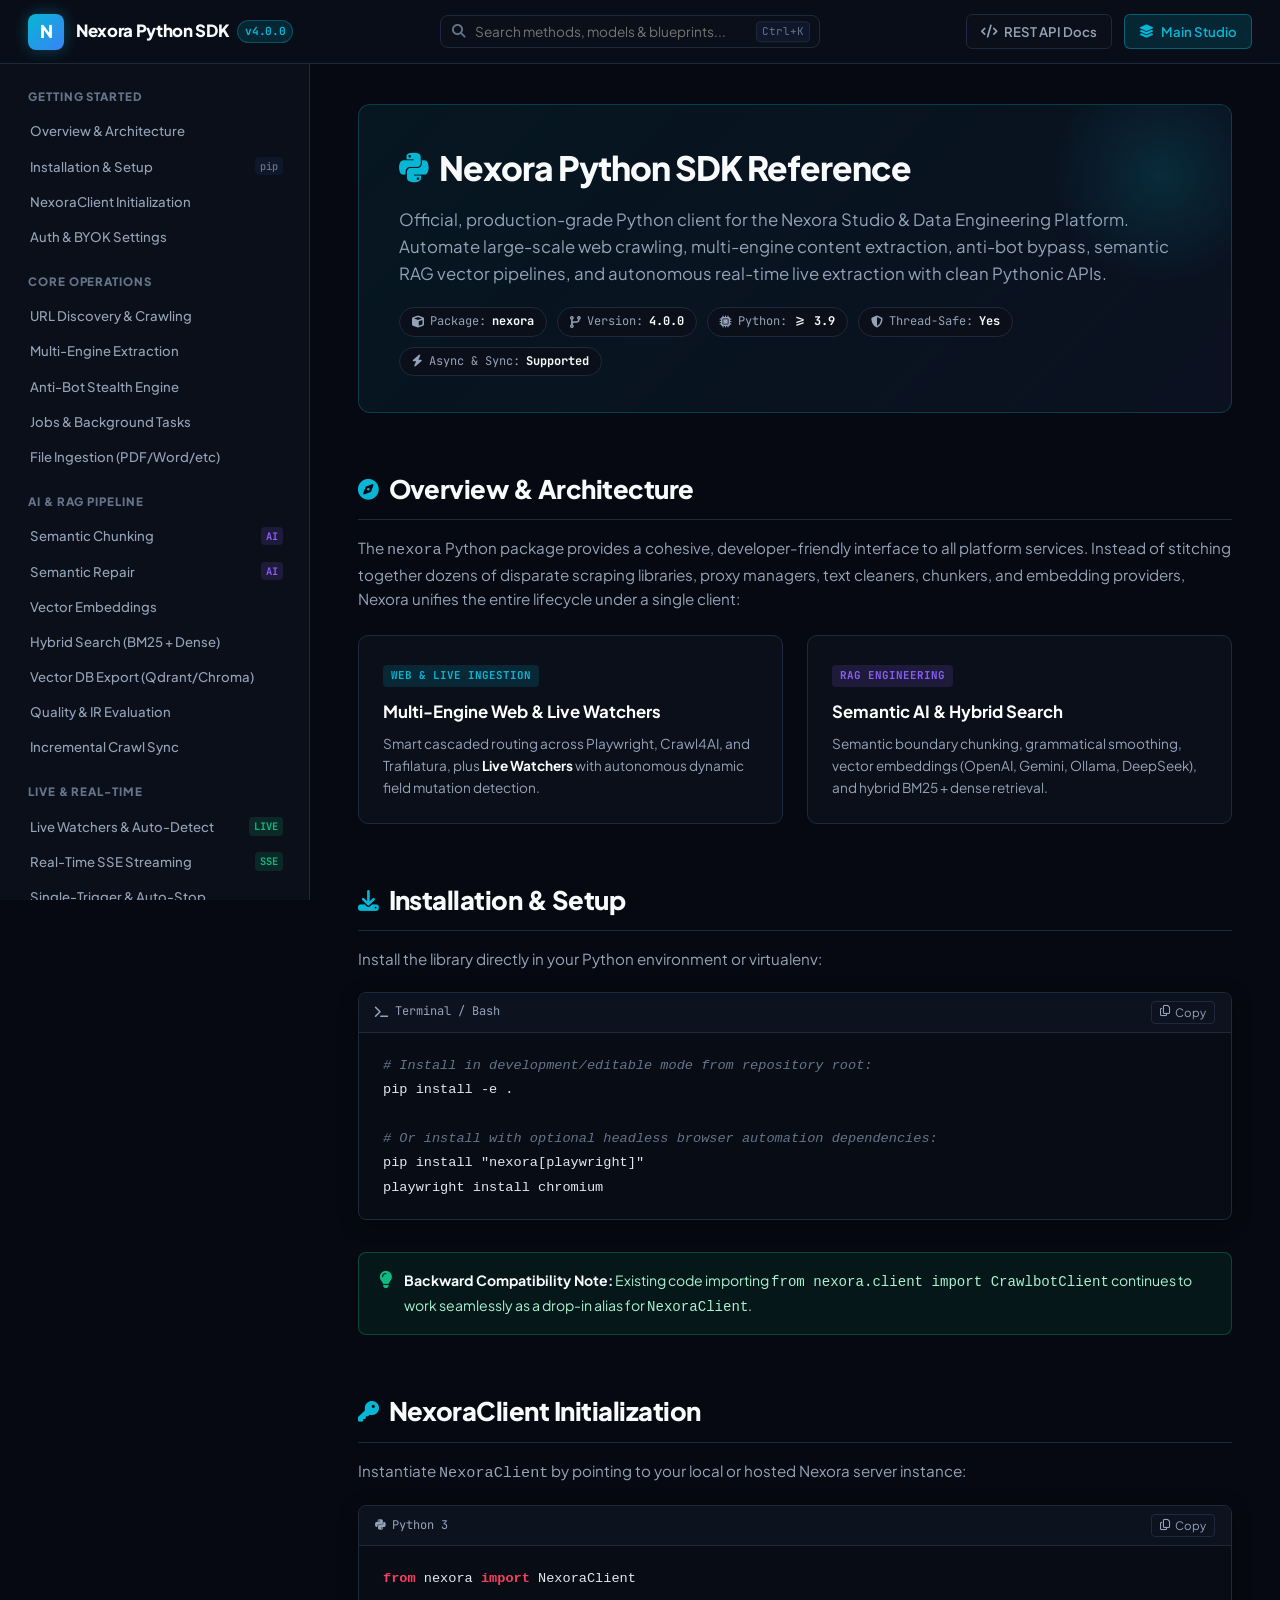
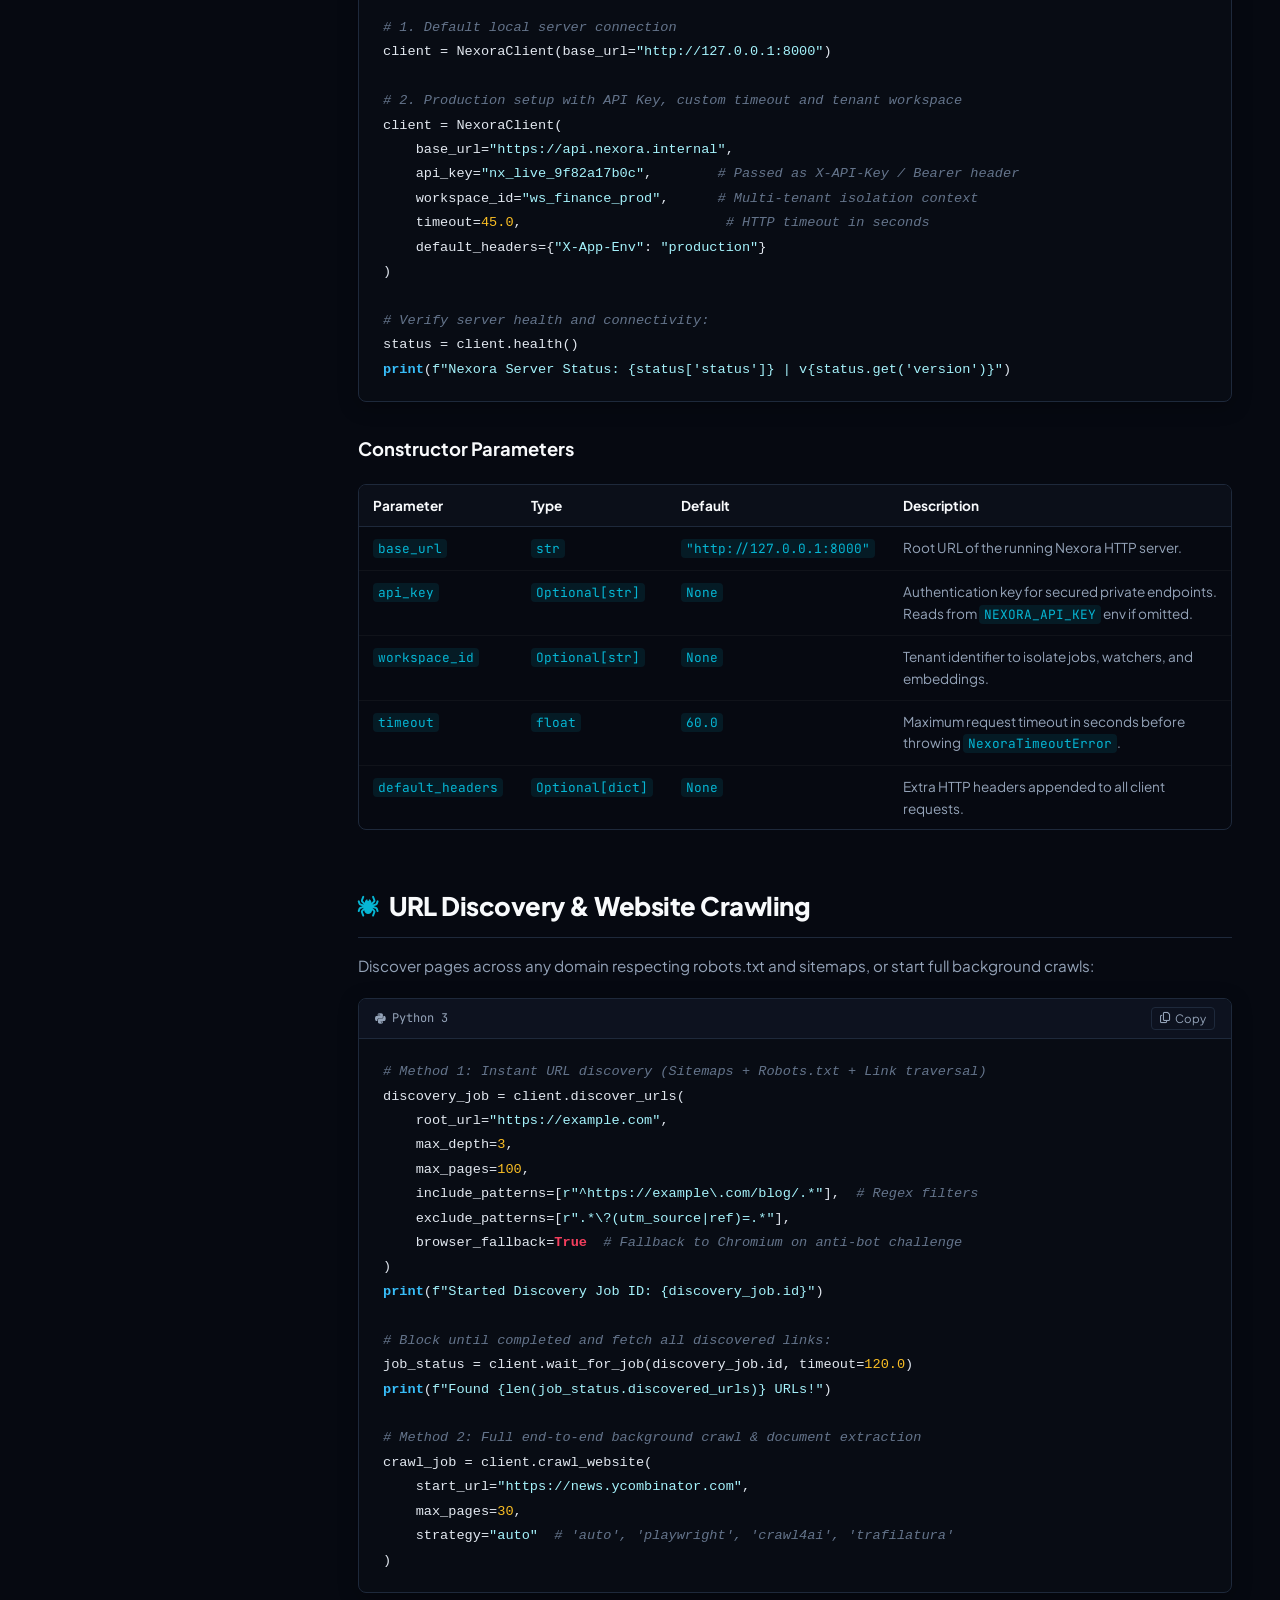
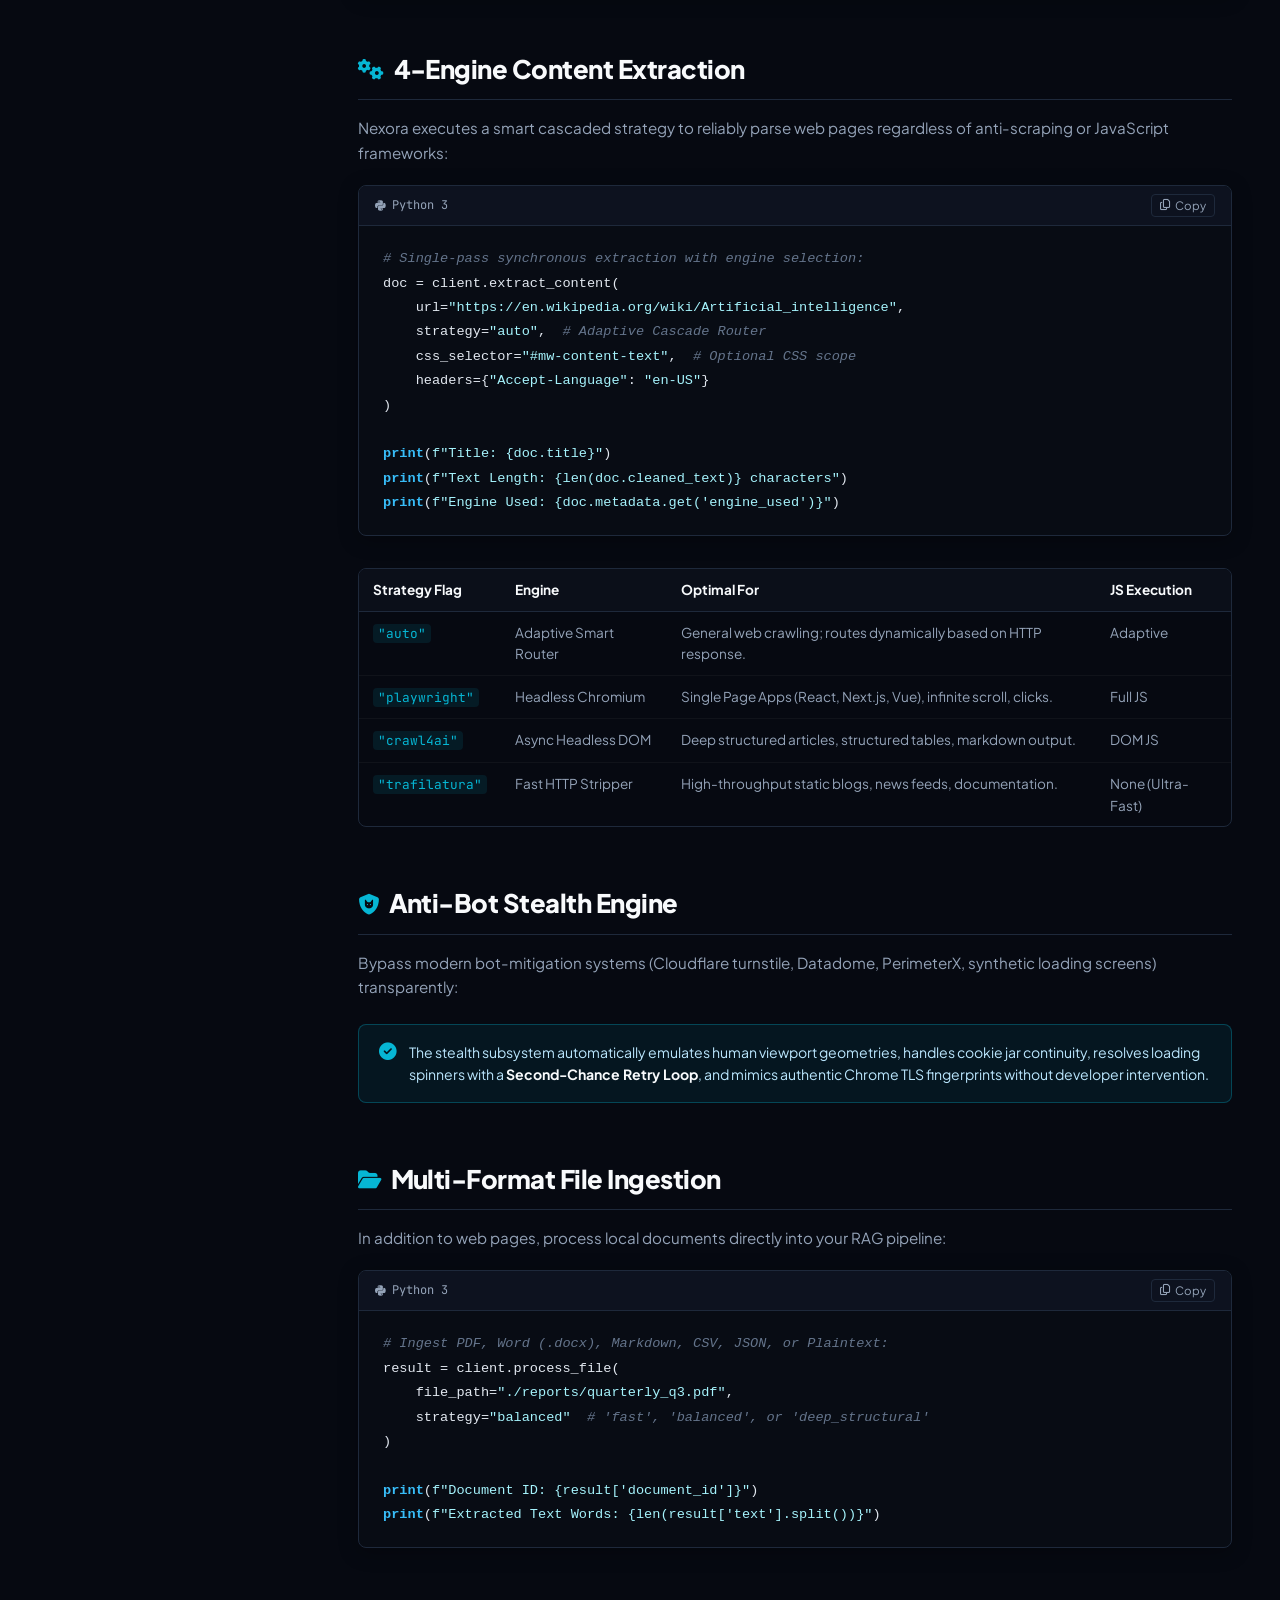
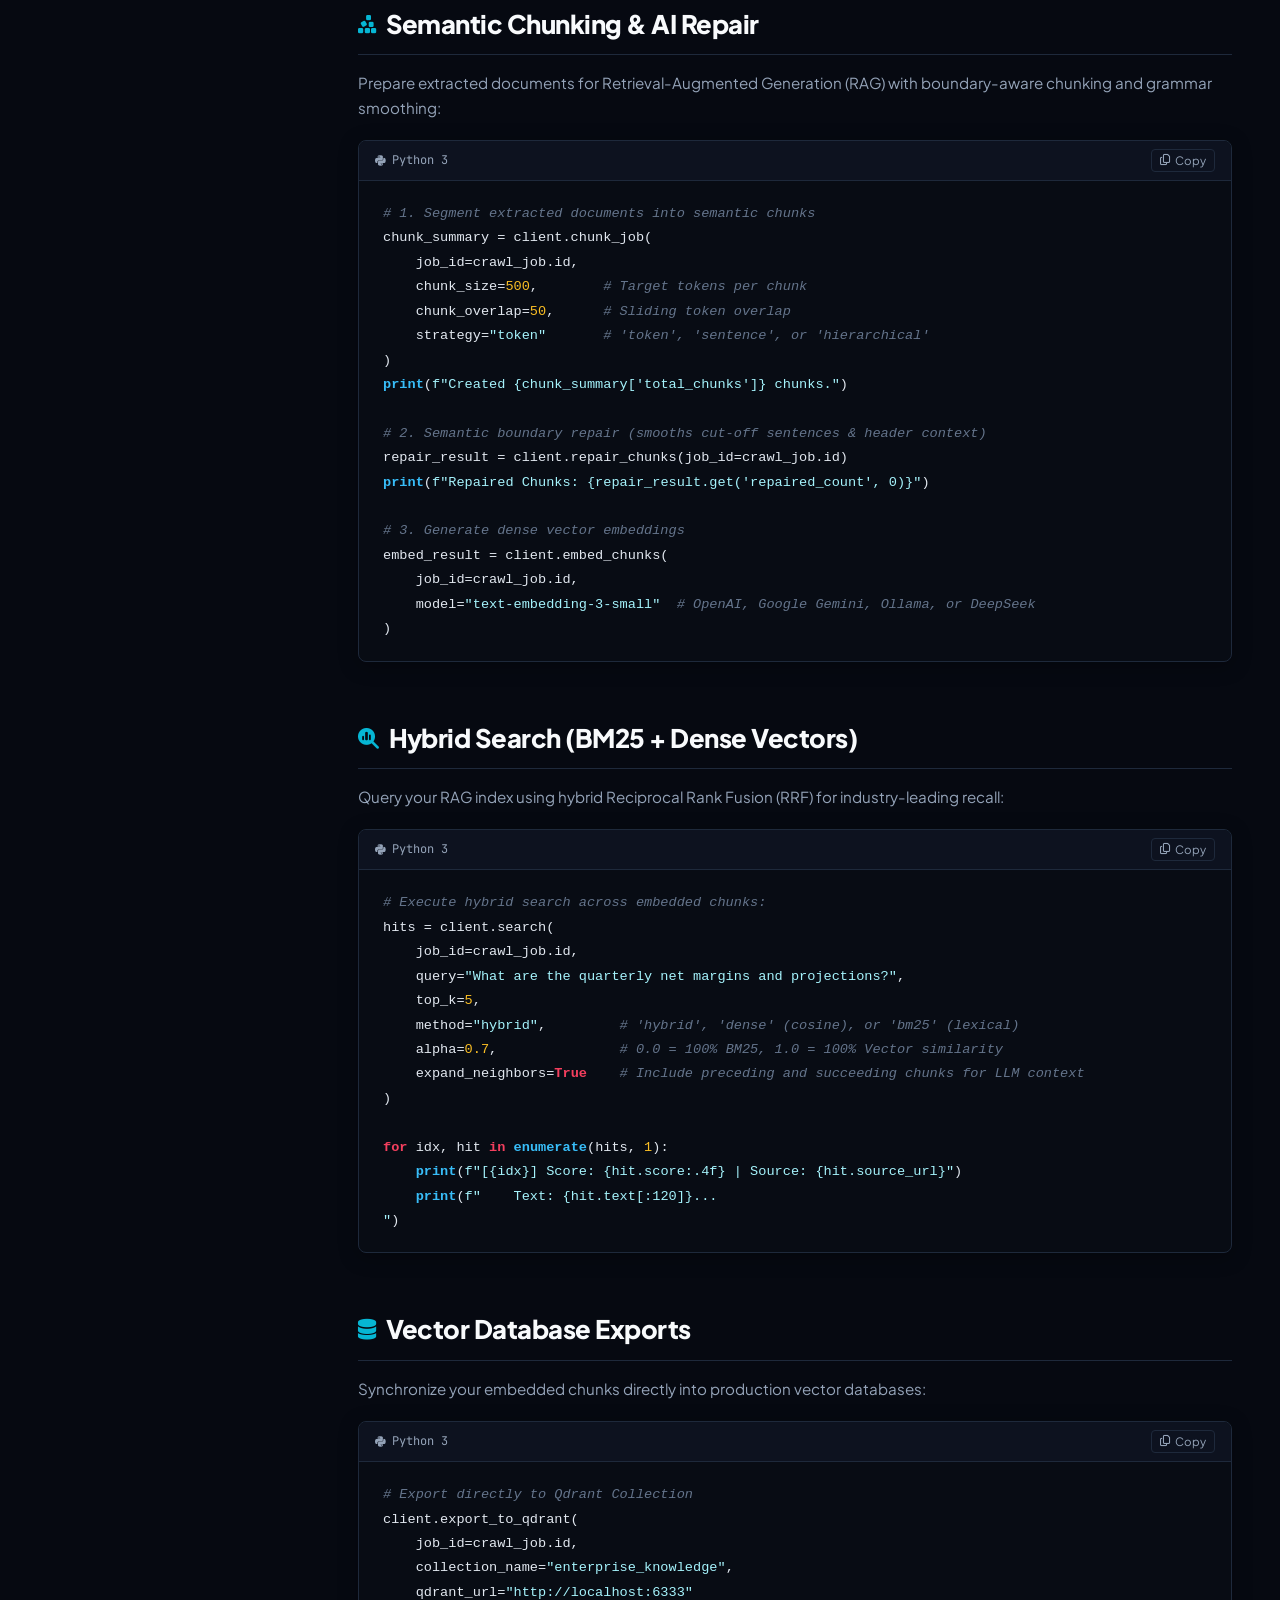
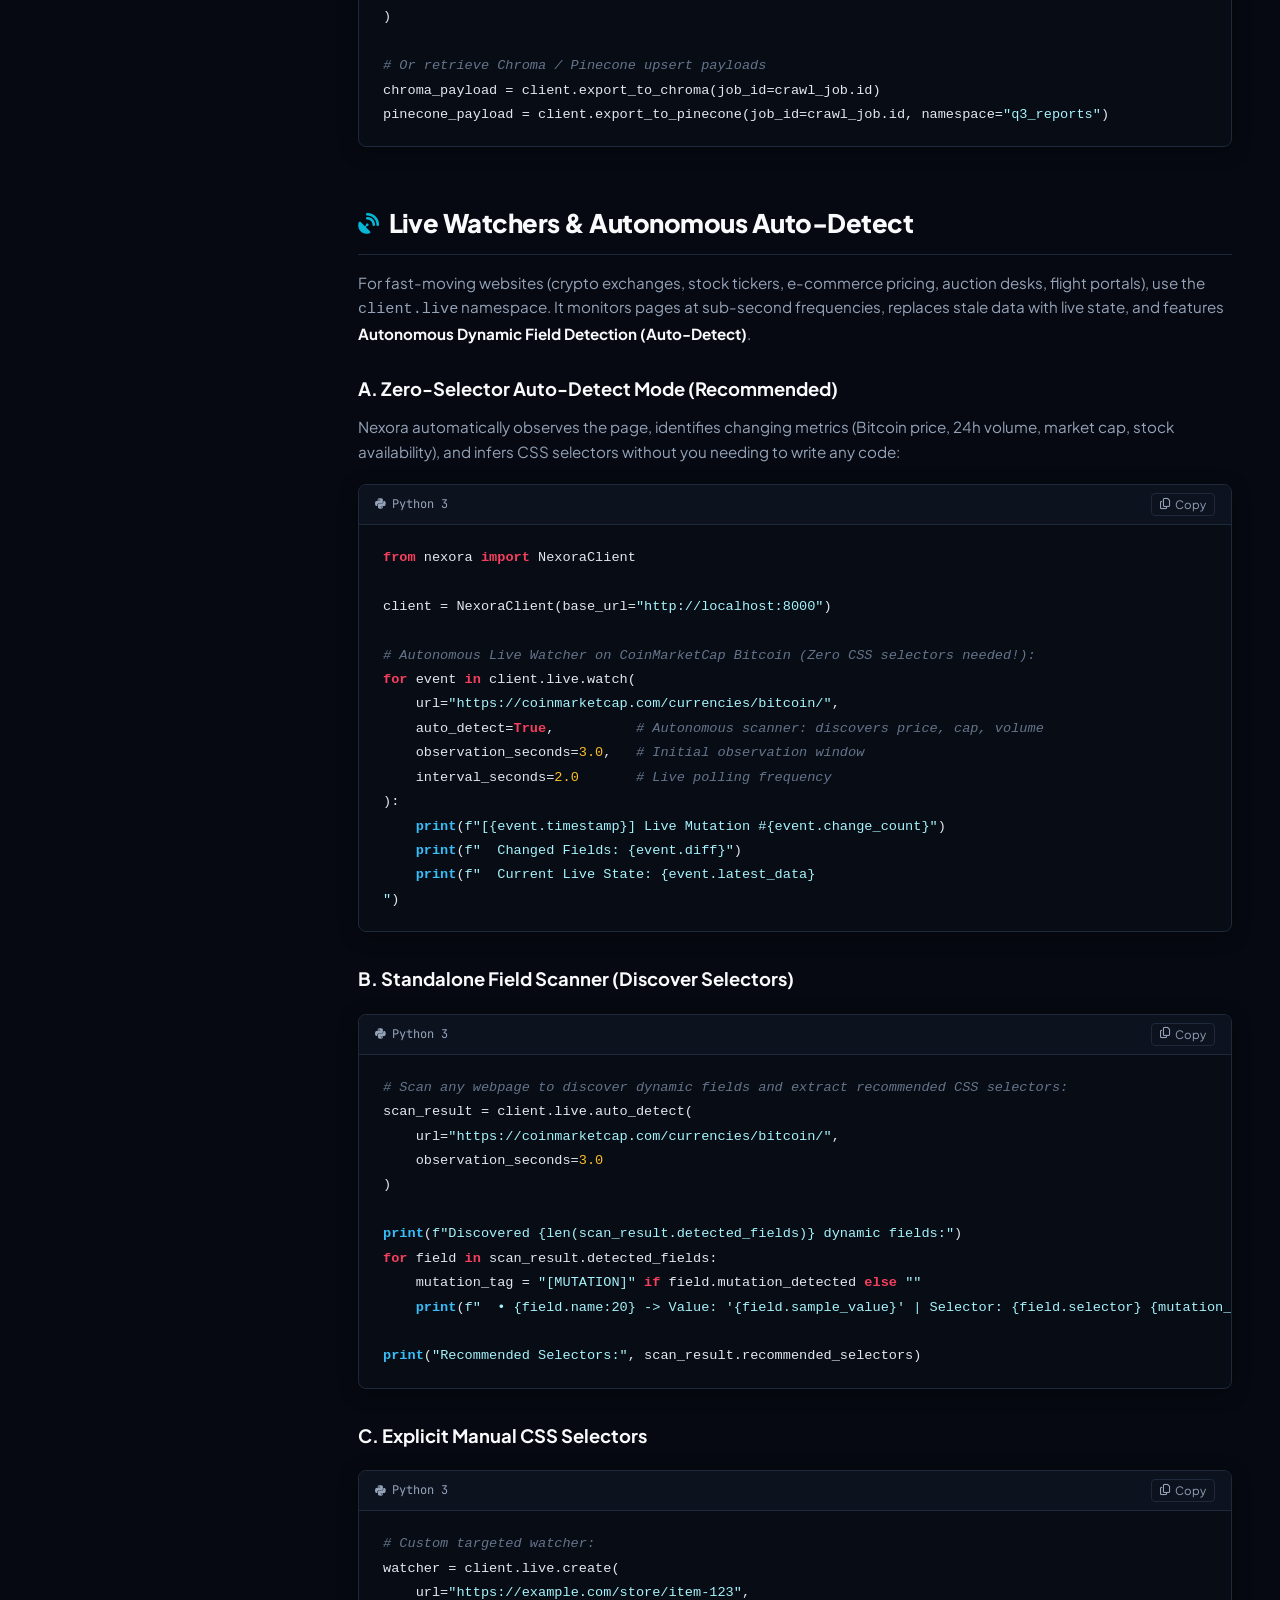
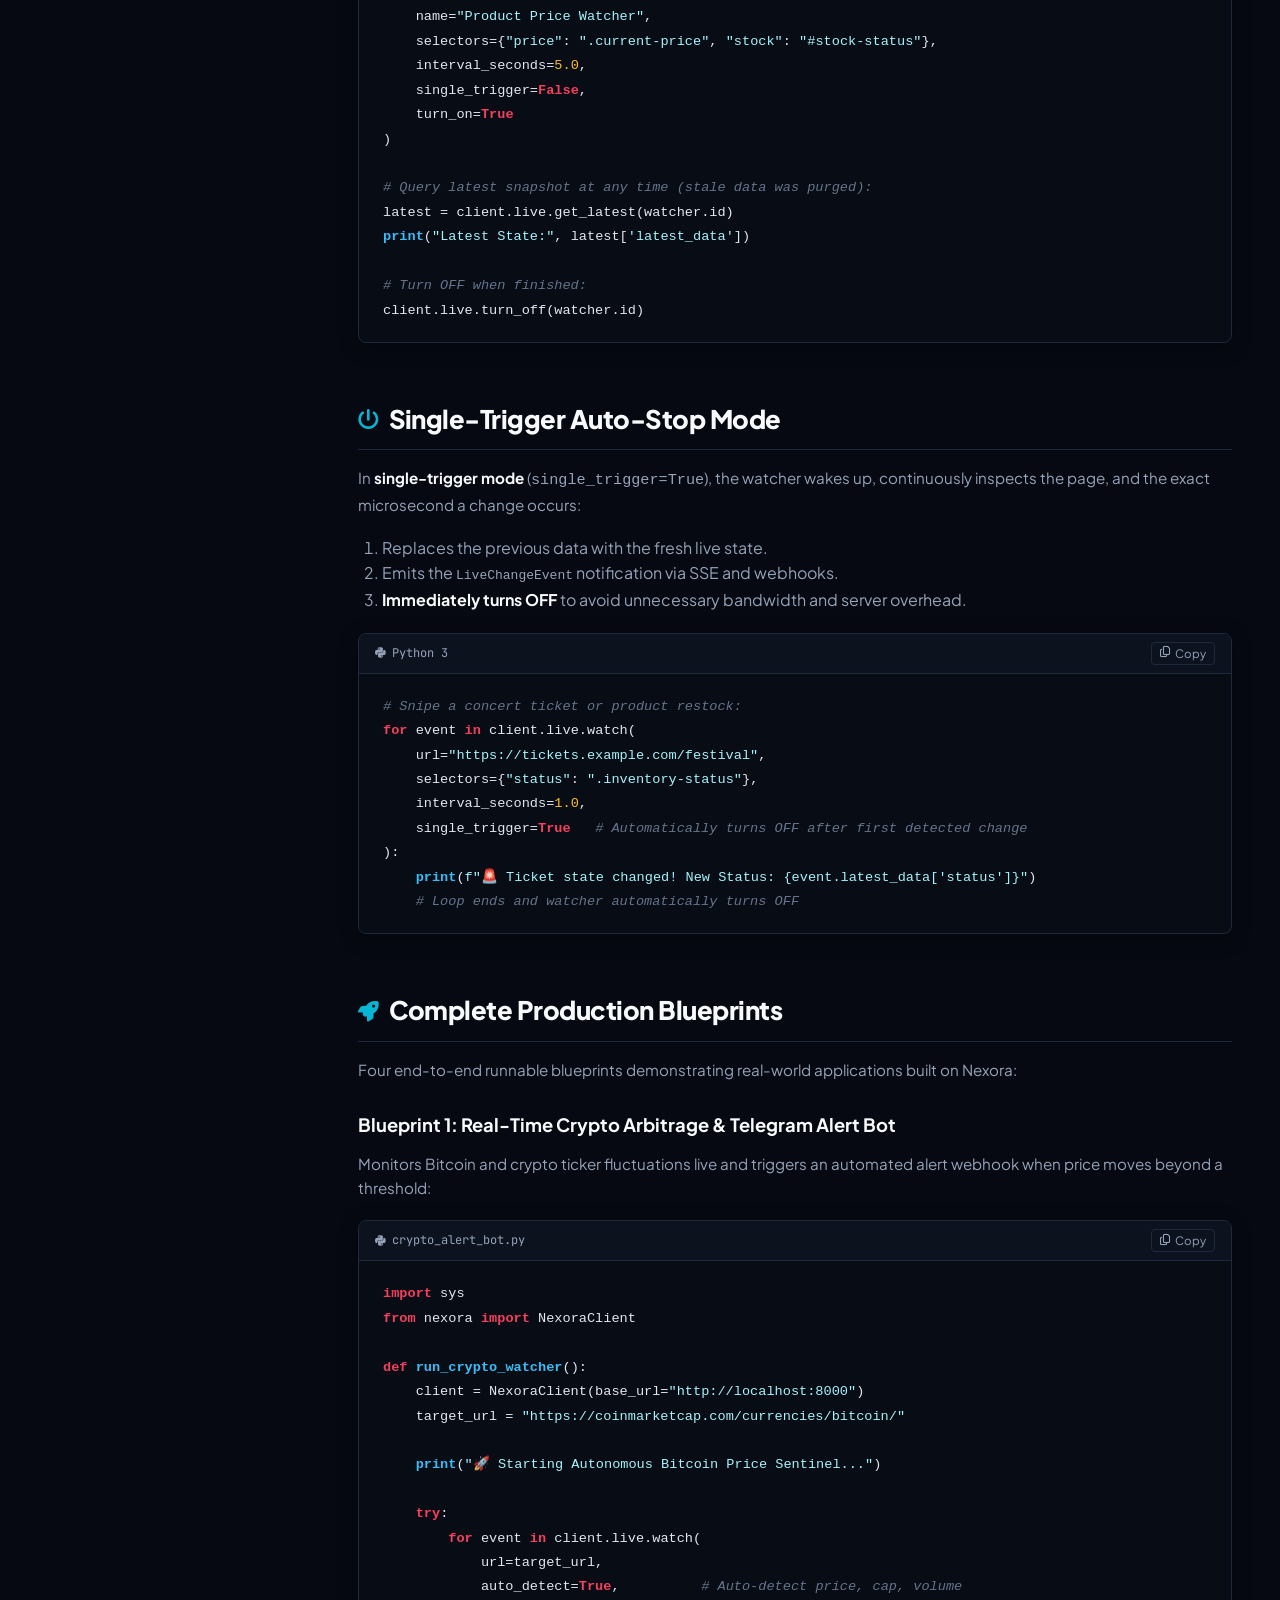
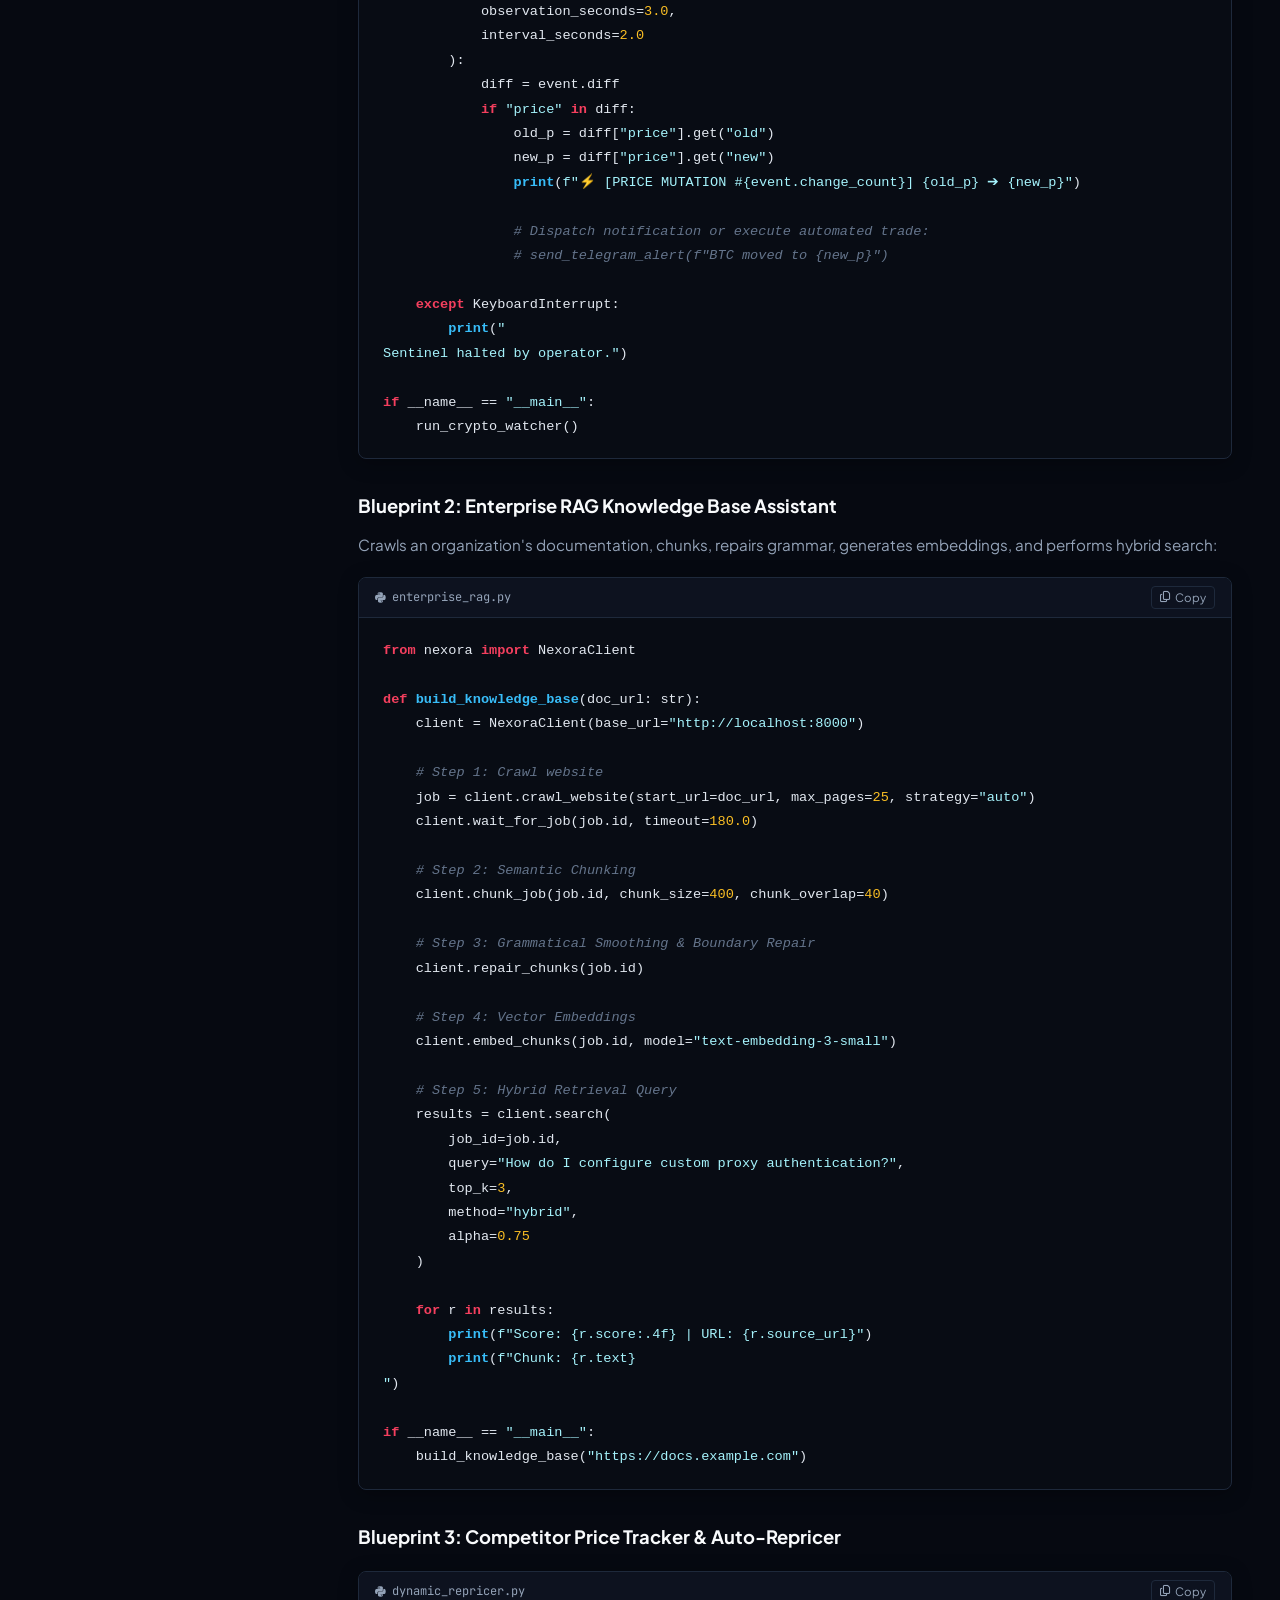
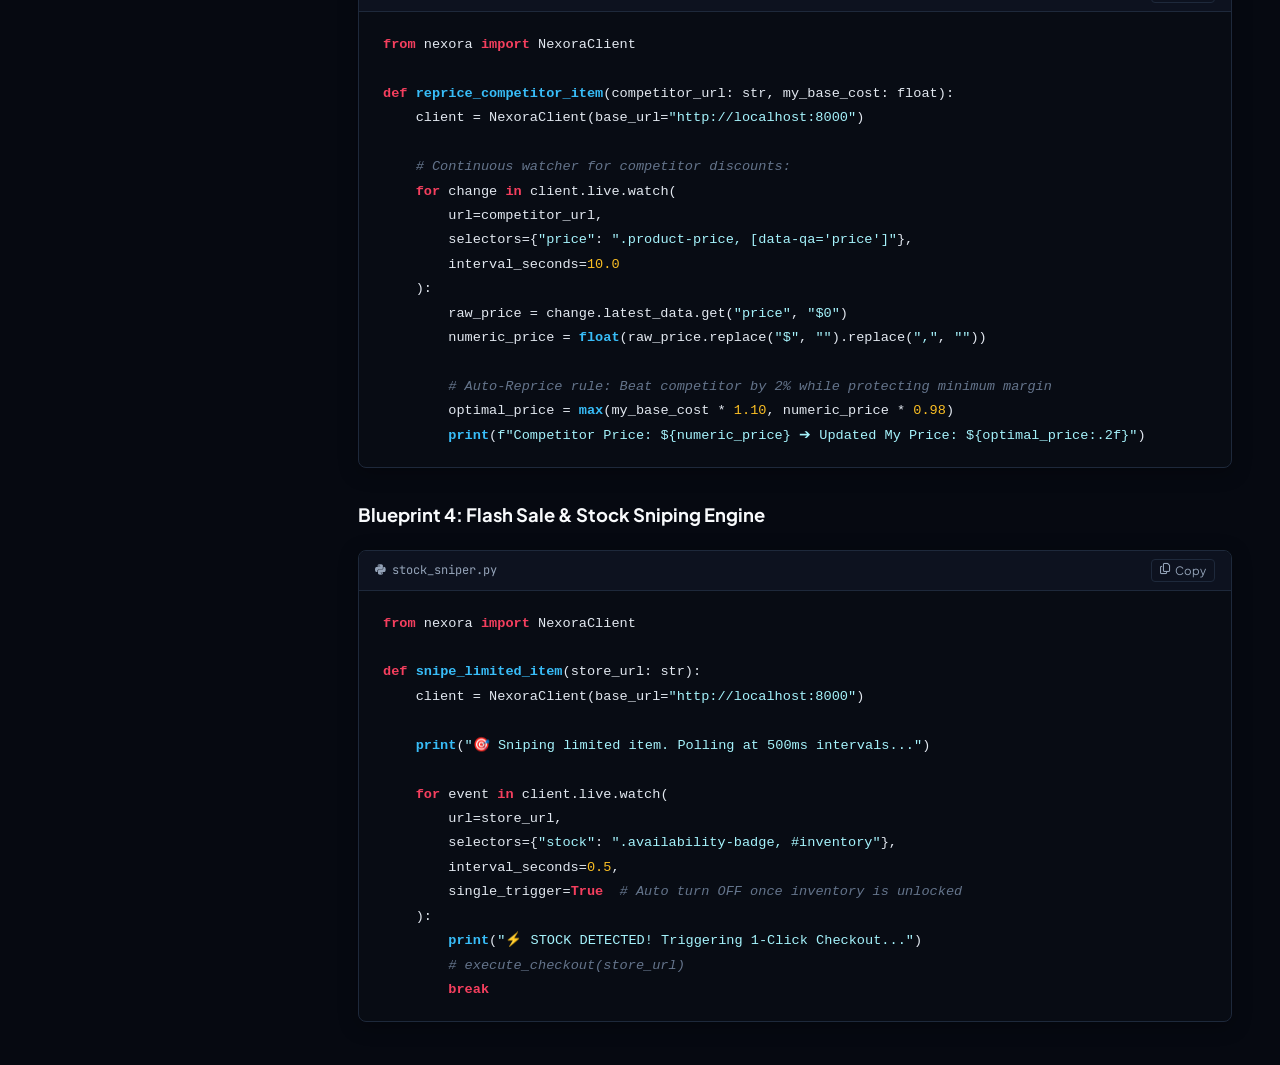
<file: app/static/sdk_docs.html>
<!DOCTYPE html>
<html lang="en">
<head>
  <meta charset="UTF-8">
  <meta name="viewport" content="width=device-width, initial-scale=1.0">
  <title>Nexora Python SDK Documentation | Official Developer Guide</title>
  <link rel="icon" type="image/svg+xml" href="/static/images/favicon.svg">
  <link rel="preconnect" href="https://fonts.googleapis.com">
  <link rel="preconnect" href="https://fonts.gstatic.com" crossorigin>
  <link href="https://fonts.googleapis.com/css2?family=Fira+Code:wght@400;500;600&family=Plus+Jakarta+Sans:wght@400;500;600;700;800&family=JetBrains+Mono:wght@400;500;700&display=swap" rel="stylesheet">
  <link rel="stylesheet" href="https://cdnjs.cloudflare.com/ajax/libs/font-awesome/6.5.1/css/all.min.css">
  <style>
    :root {
      --bg-base: #060911;
      --bg-surface: #0b0f19;
      --bg-card: #0f172a;
      --bg-card-hover: #172033;
      --border-subtle: #1e293b;
      --border-focus: #06b6d4;
      --text-main: #f8fafc;
      --text-muted: #94a3b8;
      --text-dim: #64748b;
      --primary: #06b6d4;
      --primary-hover: #0891b2;
      --primary-glow: rgba(6, 182, 212, 0.15);
      --accent-green: #10b981;
      --accent-green-glow: rgba(16, 185, 129, 0.15);
      --accent-amber: #f59e0b;
      --accent-purple: #8b5cf6;
      --accent-rose: #f43f5e;
      --font-sans: 'Plus Jakarta Sans', system-ui, -apple-system, sans-serif;
      --font-mono: 'JetBrains Mono', 'Fira Code', monospace;
      --sidebar-width: 310px;
    }

    * { box-sizing: border-box; margin: 0; padding: 0; }
    html { scroll-behavior: smooth; }
    body {
      background-color: var(--bg-base);
      color: var(--text-main);
      font-family: var(--font-sans);
      line-height: 1.6;
      display: flex;
      flex-direction: column;
      min-height: 100vh;
      overflow-x: hidden;
    }

    /* Top Navigation Bar */
    .sdk-navbar {
      position: sticky;
      top: 0;
      z-index: 100;
      height: 64px;
      background: rgba(11, 15, 25, 0.85);
      backdrop-filter: blur(12px);
      border-bottom: 1px solid var(--border-subtle);
      display: flex;
      align-items: center;
      justify-content: space-between;
      padding: 0 1.75rem;
    }
    .navbar-brand {
      display: flex;
      align-items: center;
      gap: 12px;
      text-decoration: none;
      color: inherit;
    }
    .brand-logo-badge {
      width: 36px;
      height: 36px;
      border-radius: 8px;
      background: linear-gradient(135deg, #06b6d4 0%, #3b82f6 100%);
      display: flex;
      align-items: center;
      justify-content: center;
      color: #fff;
      font-weight: 800;
      font-size: 1.1rem;
      box-shadow: 0 0 16px rgba(6, 182, 212, 0.35);
    }
    .brand-title-group h1 {
      font-size: 1.05rem;
      font-weight: 800;
      letter-spacing: -0.02em;
      display: flex;
      align-items: center;
      gap: 8px;
    }
    .version-tag {
      background: rgba(6, 182, 212, 0.15);
      color: var(--primary);
      border: 1px solid rgba(6, 182, 212, 0.3);
      font-size: 0.7rem;
      font-weight: 700;
      padding: 2px 7px;
      border-radius: 9999px;
      font-family: var(--font-mono);
    }

    .navbar-search {
      position: relative;
      width: 380px;
    }
    .navbar-search i {
      position: absolute;
      left: 12px;
      top: 50%;
      transform: translateY(-50%);
      color: var(--text-dim);
      font-size: 0.85rem;
    }
    .search-input {
      width: 100%;
      background: var(--bg-surface);
      border: 1px solid var(--border-subtle);
      border-radius: 8px;
      padding: 7px 12px 7px 34px;
      color: var(--text-main);
      font-size: 0.85rem;
      font-family: inherit;
      outline: none;
      transition: all 0.2s ease;
    }
    .search-input:focus {
      border-color: var(--border-focus);
      box-shadow: 0 0 12px var(--primary-glow);
    }
    .search-kbd {
      position: absolute;
      right: 10px;
      top: 50%;
      transform: translateY(-50%);
      background: var(--bg-card);
      border: 1px solid var(--border-subtle);
      border-radius: 4px;
      padding: 1px 5px;
      font-size: 0.68rem;
      color: var(--text-dim);
      font-family: var(--font-mono);
    }

    .navbar-links {
      display: flex;
      align-items: center;
      gap: 12px;
    }
    .nav-btn {
      display: inline-flex;
      align-items: center;
      gap: 7px;
      padding: 6px 14px;
      border-radius: 6px;
      font-size: 0.825rem;
      font-weight: 600;
      text-decoration: none;
      transition: all 0.2s ease;
    }
    .nav-btn-secondary {
      background: var(--bg-surface);
      color: var(--text-muted);
      border: 1px solid var(--border-subtle);
    }
    .nav-btn-secondary:hover {
      color: var(--text-main);
      border-color: var(--text-muted);
    }
    .nav-btn-primary {
      background: rgba(6, 182, 212, 0.15);
      color: var(--primary);
      border: 1px solid rgba(6, 182, 212, 0.4);
    }
    .nav-btn-primary:hover {
      background: var(--primary);
      color: #000;
      font-weight: 700;
    }

    /* Layout Container */
    .sdk-layout {
      display: flex;
      flex: 1;
      max-width: 1680px;
      margin: 0 auto;
      width: 100%;
    }

    /* Sidebar Navigation */
    .sdk-sidebar {
      width: var(--sidebar-width);
      flex-shrink: 0;
      border-right: 1px solid var(--border-subtle);
      background: var(--bg-surface);
      height: calc(100vh - 64px);
      position: sticky;
      top: 64px;
      overflow-y: auto;
      padding: 1.5rem 1rem 3rem 1.25rem;
    }
    .sidebar-section-title {
      font-size: 0.72rem;
      font-weight: 800;
      color: var(--text-dim);
      text-transform: uppercase;
      letter-spacing: 0.08em;
      margin: 1.25rem 0 0.5rem 0.5rem;
    }
    .sidebar-section-title:first-child { margin-top: 0; }
    .sidebar-nav-list {
      list-style: none;
      display: flex;
      flex-direction: column;
      gap: 2px;
    }
    .sidebar-nav-link {
      display: flex;
      align-items: center;
      justify-content: space-between;
      padding: 6px 10px;
      border-radius: 6px;
      color: var(--text-muted);
      text-decoration: none;
      font-size: 0.825rem;
      font-weight: 500;
      transition: all 0.15s ease;
    }
    .sidebar-nav-link:hover {
      background: var(--bg-card-hover);
      color: var(--text-main);
      transform: translateX(2px);
    }
    .sidebar-nav-link.active {
      background: rgba(6, 182, 212, 0.12);
      color: var(--primary);
      font-weight: 700;
      border-left: 2px solid var(--primary);
    }
    .sidebar-nav-badge {
      font-size: 0.65rem;
      font-family: var(--font-mono);
      padding: 1px 5px;
      border-radius: 4px;
      background: var(--bg-card);
      color: var(--text-dim);
    }
    .sidebar-nav-badge.live {
      background: rgba(16, 185, 129, 0.15);
      color: var(--accent-green);
      font-weight: 700;
    }
    .sidebar-nav-badge.ai {
      background: rgba(139, 92, 246, 0.15);
      color: var(--accent-purple);
      font-weight: 700;
    }

    /* Main Content Area */
    .sdk-content {
      flex: 1;
      min-width: 0;
      padding: 2.5rem 3rem 5rem;
      max-width: 1080px;
    }

    /* Hero Banner */
    .sdk-hero {
      background: linear-gradient(135deg, rgba(6, 182, 212, 0.08) 0%, rgba(15, 23, 42, 0.6) 100%);
      border: 1px solid rgba(6, 182, 212, 0.25);
      border-radius: 12px;
      padding: 2.25rem 2.5rem;
      margin-bottom: 3rem;
      position: relative;
      overflow: hidden;
    }
    .sdk-hero::after {
      content: '';
      position: absolute;
      right: -40px;
      top: -40px;
      width: 220px;
      height: 220px;
      background: radial-gradient(circle, rgba(6, 182, 212, 0.15) 0%, transparent 70%);
      pointer-events: none;
    }
    .sdk-hero-title {
      font-size: 2.1rem;
      font-weight: 800;
      letter-spacing: -0.03em;
      margin-bottom: 0.75rem;
      display: flex;
      align-items: center;
      gap: 12px;
    }
    .sdk-hero-title i { color: var(--primary); }
    .sdk-hero-desc {
      font-size: 1.05rem;
      color: var(--text-muted);
      max-width: 780px;
      line-height: 1.6;
    }
    .sdk-hero-badges {
      display: flex;
      flex-wrap: wrap;
      gap: 10px;
      margin-top: 1.25rem;
    }
    .hero-pill {
      display: inline-flex;
      align-items: center;
      gap: 6px;
      background: var(--bg-surface);
      border: 1px solid var(--border-subtle);
      border-radius: 9999px;
      padding: 4px 12px;
      font-size: 0.75rem;
      font-family: var(--font-mono);
      color: var(--text-muted);
    }
    .hero-pill strong { color: var(--text-main); }

    /* Documentation Headings & Prose */
    h2.sdk-heading {
      font-size: 1.6rem;
      font-weight: 800;
      letter-spacing: -0.02em;
      margin: 3.5rem 0 1rem;
      padding-bottom: 0.6rem;
      border-bottom: 1px solid var(--border-subtle);
      display: flex;
      align-items: center;
      gap: 10px;
    }
    h2.sdk-heading .heading-icon {
      color: var(--primary);
      font-size: 1.3rem;
    }
    h3.sdk-subheading {
      font-size: 1.15rem;
      font-weight: 700;
      margin: 1.75rem 0 0.75rem;
      color: var(--text-main);
      display: flex;
      align-items: center;
      gap: 8px;
    }
    p {
      color: var(--text-muted);
      margin-bottom: 1.1rem;
      font-size: 0.95rem;
    }
    strong { color: var(--text-main); }

    /* Code Blocks */
    .code-card {
      background: #080c14;
      border: 1px solid var(--border-subtle);
      border-radius: 8px;
      margin: 1.25rem 0 2rem;
      overflow: hidden;
      box-shadow: 0 4px 20px rgba(0, 0, 0, 0.3);
    }
    .code-card-header {
      background: #0d121f;
      border-bottom: 1px solid var(--border-subtle);
      padding: 8px 16px;
      display: flex;
      align-items: center;
      justify-content: space-between;
    }
    .code-card-title {
      font-family: var(--font-mono);
      font-size: 0.75rem;
      color: var(--text-muted);
      display: flex;
      align-items: center;
      gap: 6px;
    }
    .btn-copy-code {
      background: transparent;
      border: 1px solid var(--border-subtle);
      color: var(--text-muted);
      border-radius: 4px;
      padding: 3px 8px;
      font-size: 0.72rem;
      cursor: pointer;
      display: inline-flex;
      align-items: center;
      gap: 5px;
      transition: all 0.15s ease;
      font-family: inherit;
    }
    .btn-copy-code:hover {
      background: var(--bg-card);
      color: var(--text-main);
      border-color: var(--text-muted);
    }
    .btn-copy-code.copied {
      background: rgba(16, 185, 129, 0.15);
      color: var(--accent-green);
      border-color: var(--accent-green);
    }
    pre.code-block {
      padding: 1.25rem 1.5rem;
      overflow-x: auto;
      font-family: var(--font-mono);
      font-size: 0.85rem;
      line-height: 1.65;
      color: #e2e8f0;
    }
    /* Syntax Highlighting Tokens */
    .token-keyword { color: #f43f5e; font-weight: 600; }
    .token-func { color: #38bdf8; font-weight: 600; }
    .token-string { color: #a5f3fc; }
    .token-comment { color: #64748b; font-style: italic; }
    .token-number { color: #fbbf24; }
    .token-param { color: #f8fafc; }
    .token-punct { color: #94a3b8; }

    /* Parameters & Return Value Tables */
    .table-container {
      overflow-x: auto;
      margin: 1.25rem 0 1.75rem;
      border: 1px solid var(--border-subtle);
      border-radius: 8px;
    }
    table.spec-table {
      width: 100%;
      border-collapse: collapse;
      font-size: 0.85rem;
      text-align: left;
    }
    table.spec-table th {
      background: var(--bg-surface);
      color: var(--text-main);
      font-weight: 700;
      padding: 10px 14px;
      border-bottom: 1px solid var(--border-subtle);
    }
    table.spec-table td {
      padding: 10px 14px;
      border-bottom: 1px solid rgba(255, 255, 255, 0.04);
      color: var(--text-muted);
      vertical-align: top;
    }
    table.spec-table tr:last-child td { border-bottom: none; }
    table.spec-table code {
      font-family: var(--font-mono);
      color: var(--primary);
      background: rgba(6, 182, 212, 0.1);
      padding: 1px 5px;
      border-radius: 4px;
      font-size: 0.8rem;
    }

    /* Callout Alerts */
    .callout {
      border-radius: 8px;
      padding: 1rem 1.25rem;
      margin: 1.5rem 0;
      display: flex;
      gap: 12px;
      font-size: 0.88rem;
    }
    .callout-icon { font-size: 1.1rem; flex-shrink: 0; margin-top: 2px; }
    .callout-tip {
      background: rgba(16, 185, 129, 0.08);
      border: 1px solid rgba(16, 185, 129, 0.3);
      color: #a7f3d0;
    }
    .callout-tip .callout-icon { color: var(--accent-green); }
    .callout-info {
      background: rgba(6, 182, 212, 0.08);
      border: 1px solid rgba(6, 182, 212, 0.3);
      color: #bae6fd;
    }
    .callout-info .callout-icon { color: var(--primary); }
    .callout-warning {
      background: rgba(245, 158, 11, 0.08);
      border: 1px solid rgba(245, 158, 11, 0.3);
      color: #fde68a;
    }
    .callout-warning .callout-icon { color: var(--accent-amber); }

    /* Blueprint Cards Grid */
    .blueprint-grid {
      display: grid;
      grid-template-columns: 1fr 1fr;
      gap: 1.5rem;
      margin: 1.5rem 0 2.5rem;
    }
    .blueprint-card {
      background: var(--bg-surface);
      border: 1px solid var(--border-subtle);
      border-radius: 10px;
      padding: 1.5rem;
      transition: all 0.2s ease;
      display: flex;
      flex-direction: column;
      justify-content: space-between;
    }
    .blueprint-card:hover {
      border-color: var(--primary);
      transform: translateY(-2px);
      box-shadow: 0 8px 24px rgba(6, 182, 212, 0.1);
    }
    .blueprint-badge {
      display: inline-block;
      font-size: 0.68rem;
      font-weight: 700;
      text-transform: uppercase;
      padding: 2px 8px;
      border-radius: 4px;
      margin-bottom: 0.75rem;
      font-family: var(--font-mono);
    }

    /* Scroll to Top Button */
    .btn-scroll-top {
      position: fixed;
      bottom: 24px;
      right: 24px;
      width: 42px;
      height: 42px;
      border-radius: 50%;
      background: var(--bg-surface);
      border: 1px solid var(--border-subtle);
      color: var(--text-muted);
      display: flex;
      align-items: center;
      justify-content: center;
      cursor: pointer;
      opacity: 0;
      visibility: hidden;
      transition: all 0.2s ease;
      z-index: 90;
    }
    .btn-scroll-top.visible { opacity: 1; visibility: visible; }
    .btn-scroll-top:hover {
      background: var(--primary);
      color: #000;
      border-color: var(--primary);
    }

    /* Responsive */
    @media (max-width: 960px) {
      .sdk-sidebar { display: none; }
      .navbar-search { display: none; }
      .sdk-content { padding: 1.5rem 1rem 3rem; }
      .blueprint-grid { grid-template-columns: 1fr; }
    }
  </style>
</head>
<body>

  <!-- Top Navigation Bar -->
  <header class="sdk-navbar">
    <a href="/" class="navbar-brand">
      <div class="brand-logo-badge">N</div>
      <div class="brand-title-group">
        <h1>Nexora Python SDK <span class="version-tag">v4.0.0</span></h1>
      </div>
    </a>

    <div class="navbar-search">
      <i class="fa-solid fa-magnifying-glass"></i>
      <input type="text" class="search-input" id="search-input" placeholder="Search methods, models & blueprints...">
      <span class="search-kbd">Ctrl+K</span>
    </div>

    <div class="navbar-links">
      <a href="/docs" class="nav-btn nav-btn-secondary" title="View REST API Documentation">
        <i class="fa-solid fa-code"></i> REST API Docs
      </a>
      <a href="/" class="nav-btn nav-btn-primary" title="Open Nexora Web Studio">
        <i class="fa-solid fa-layer-group"></i> Main Studio
      </a>
    </div>
  </header>

  <!-- Layout Container -->
  <div class="sdk-layout">

    <!-- Sticky Sidebar Navigation -->
    <aside class="sdk-sidebar">
      <div class="sidebar-section-title">Getting Started</div>
      <ul class="sidebar-nav-list">
        <li><a href="#overview" class="sidebar-nav-link active"><span>Overview & Architecture</span></a></li>
        <li><a href="#installation" class="sidebar-nav-link"><span>Installation & Setup</span> <span class="sidebar-nav-badge">pip</span></a></li>
        <li><a href="#client-init" class="sidebar-nav-link"><span>NexoraClient Initialization</span></a></li>
        <li><a href="#auth-byok" class="sidebar-nav-link"><span>Auth & BYOK Settings</span></a></li>
      </ul>

      <div class="sidebar-section-title">Core Operations</div>
      <ul class="sidebar-nav-list">
        <li><a href="#crawling" class="sidebar-nav-link"><span>URL Discovery & Crawling</span></a></li>
        <li><a href="#extraction" class="sidebar-nav-link"><span>Multi-Engine Extraction</span></a></li>
        <li><a href="#stealth" class="sidebar-nav-link"><span>Anti-Bot Stealth Engine</span></a></li>
        <li><a href="#jobs" class="sidebar-nav-link"><span>Jobs & Background Tasks</span></a></li>
        <li><a href="#files" class="sidebar-nav-link"><span>File Ingestion (PDF/Word/etc)</span></a></li>
      </ul>

      <div class="sidebar-section-title">AI & RAG Pipeline</div>
      <ul class="sidebar-nav-list">
        <li><a href="#chunking" class="sidebar-nav-link"><span>Semantic Chunking</span> <span class="sidebar-nav-badge ai">AI</span></a></li>
        <li><a href="#repair" class="sidebar-nav-link"><span>Semantic Repair</span> <span class="sidebar-nav-badge ai">AI</span></a></li>
        <li><a href="#embeddings" class="sidebar-nav-link"><span>Vector Embeddings</span></a></li>
        <li><a href="#search" class="sidebar-nav-link"><span>Hybrid Search (BM25 + Dense)</span></a></li>
        <li><a href="#vector-export" class="sidebar-nav-link"><span>Vector DB Export (Qdrant/Chroma)</span></a></li>
        <li><a href="#quality" class="sidebar-nav-link"><span>Quality & IR Evaluation</span></a></li>
        <li><a href="#sync" class="sidebar-nav-link"><span>Incremental Crawl Sync</span></a></li>
      </ul>

      <div class="sidebar-section-title">Live & Real-Time</div>
      <ul class="sidebar-nav-list">
        <li><a href="#live-overview" class="sidebar-nav-link"><span>Live Watchers & Auto-Detect</span> <span class="sidebar-nav-badge live">LIVE</span></a></li>
        <li><a href="#live-streaming" class="sidebar-nav-link"><span>Real-Time SSE Streaming</span> <span class="sidebar-nav-badge live">SSE</span></a></li>
        <li><a href="#live-single-trigger" class="sidebar-nav-link"><span>Single-Trigger & Auto-Stop</span></a></li>
      </ul>

      <div class="sidebar-section-title">Production Blueprints</div>
      <ul class="sidebar-nav-list">
        <li><a href="#blueprint-crypto" class="sidebar-nav-link"><span>1. Crypto / Ticker Arbitrage Bot</span></a></li>
        <li><a href="#blueprint-rag" class="sidebar-nav-link"><span>2. Enterprise RAG Assistant</span></a></li>
        <li><a href="#blueprint-pricing" class="sidebar-nav-link"><span>3. Competitor Price Tracker</span></a></li>
        <li><a href="#blueprint-flash-sale" class="sidebar-nav-link"><span>4. Stock Availability Sniper</span></a></li>
      </ul>

      <div class="sidebar-section-title">Reference</div>
      <ul class="sidebar-nav-list">
        <li><a href="#exceptions" class="sidebar-nav-link"><span>Exception Hierarchy</span></a></li>
      </ul>
    </aside>

    <!-- Main Content Canvas -->
    <main class="sdk-content">

      <!-- Hero Banner -->
      <div class="sdk-hero">
        <h1 class="sdk-hero-title"><i class="fa-brands fa-python"></i> Nexora Python SDK Reference</h1>
        <p class="sdk-hero-desc">
          Official, production-grade Python client for the Nexora Studio & Data Engineering Platform.
          Automate large-scale web crawling, multi-engine content extraction, anti-bot bypass,
          semantic RAG vector pipelines, and autonomous real-time live extraction with clean Pythonic APIs.
        </p>
        <div class="sdk-hero-badges">
          <span class="hero-pill"><i class="fa-solid fa-cube"></i> Package: <strong>nexora</strong></span>
          <span class="hero-pill"><i class="fa-solid fa-code-branch"></i> Version: <strong>4.0.0</strong></span>
          <span class="hero-pill"><i class="fa-solid fa-microchip"></i> Python: <strong>>= 3.9</strong></span>
          <span class="hero-pill"><i class="fa-solid fa-shield-halved"></i> Thread-Safe: <strong>Yes</strong></span>
          <span class="hero-pill"><i class="fa-solid fa-bolt"></i> Async & Sync: <strong>Supported</strong></span>
        </div>
      </div>

      <!-- Section: Overview & Architecture -->
      <section id="overview" class="doc-section">
        <h2 class="sdk-heading"><i class="fa-solid fa-compass heading-icon"></i> Overview & Architecture</h2>
        <p>
          The <code>nexora</code> Python package provides a cohesive, developer-friendly interface to all platform services.
          Instead of stitching together dozens of disparate scraping libraries, proxy managers, text cleaners, chunkers, and embedding providers,
          Nexora unifies the entire lifecycle under a single client:
        </p>

        <div class="blueprint-grid">
          <div class="blueprint-card">
            <div>
              <span class="blueprint-badge" style="background:rgba(6,182,212,0.15); color:var(--primary);">Web & Live Ingestion</span>
              <h3 style="font-size:1.05rem; margin-bottom:0.5rem; color:#fff;">Multi-Engine Web & Live Watchers</h3>
              <p style="font-size:0.85rem; margin:0;">
                Smart cascaded routing across Playwright, Crawl4AI, and Trafilatura, plus <strong>Live Watchers</strong> with autonomous dynamic field mutation detection.
              </p>
            </div>
          </div>
          <div class="blueprint-card">
            <div>
              <span class="blueprint-badge" style="background:rgba(139,92,246,0.15); color:var(--accent-purple);">RAG Engineering</span>
              <h3 style="font-size:1.05rem; margin-bottom:0.5rem; color:#fff;">Semantic AI & Hybrid Search</h3>
              <p style="font-size:0.85rem; margin:0;">
                Semantic boundary chunking, grammatical smoothing, vector embeddings (OpenAI, Gemini, Ollama, DeepSeek), and hybrid BM25 + dense retrieval.
              </p>
            </div>
          </div>
        </div>
      </section>

      <!-- Section: Installation & Setup -->
      <section id="installation" class="doc-section">
        <h2 class="sdk-heading"><i class="fa-solid fa-download heading-icon"></i> Installation & Setup</h2>
        <p>Install the library directly in your Python environment or virtualenv:</p>

        <div class="code-card">
          <div class="code-card-header">
            <span class="code-card-title"><i class="fa-solid fa-terminal"></i> Terminal / Bash</span>
            <button class="btn-copy-code" onclick="copyCode(this)"><i class="fa-regular fa-copy"></i> Copy</button>
          </div>
          <pre class="code-block"><code><span class="token-comment"># Install in development/editable mode from repository root:</span>
pip install -e .

<span class="token-comment"># Or install with optional headless browser automation dependencies:</span>
pip install "nexora[playwright]"
playwright install chromium</code></pre>
        </div>

        <div class="callout callout-tip">
          <i class="fa-solid fa-lightbulb callout-icon"></i>
          <div>
            <strong>Backward Compatibility Note:</strong>
            Existing code importing <code>from nexora.client import CrawlbotClient</code> continues to work seamlessly as a drop-in alias for <code>NexoraClient</code>.
          </div>
        </div>
      </section>

      <!-- Section: Client Initialization -->
      <section id="client-init" class="doc-section">
        <h2 class="sdk-heading"><i class="fa-solid fa-key heading-icon"></i> NexoraClient Initialization</h2>
        <p>Instantiate <code>NexoraClient</code> by pointing to your local or hosted Nexora server instance:</p>

        <div class="code-card">
          <div class="code-card-header">
            <span class="code-card-title"><i class="fa-brands fa-python"></i> Python 3</span>
            <button class="btn-copy-code" onclick="copyCode(this)"><i class="fa-regular fa-copy"></i> Copy</button>
          </div>
          <pre class="code-block"><code><span class="token-keyword">from</span> nexora <span class="token-keyword">import</span> NexoraClient

<span class="token-comment"># 1. Default local server connection</span>
client = NexoraClient(base_url=<span class="token-string">"http://127.0.0.1:8000"</span>)

<span class="token-comment"># 2. Production setup with API Key, custom timeout and tenant workspace</span>
client = NexoraClient(
    base_url=<span class="token-string">"https://api.nexora.internal"</span>,
    api_key=<span class="token-string">"nx_live_9f82a17b0c"</span>,        <span class="token-comment"># Passed as X-API-Key / Bearer header</span>
    workspace_id=<span class="token-string">"ws_finance_prod"</span>,      <span class="token-comment"># Multi-tenant isolation context</span>
    timeout=<span class="token-number">45.0</span>,                         <span class="token-comment"># HTTP timeout in seconds</span>
    default_headers={<span class="token-string">"X-App-Env"</span>: <span class="token-string">"production"</span>}
)

<span class="token-comment"># Verify server health and connectivity:</span>
status = client.health()
<span class="token-func">print</span>(<span class="token-string">f"Nexora Server Status: {status['status']} | v{status.get('version')}"</span>)</code></pre>
        </div>

        <h3 class="sdk-subheading">Constructor Parameters</h3>
        <div class="table-container">
          <table class="spec-table">
            <thead>
              <tr><th>Parameter</th><th>Type</th><th>Default</th><th>Description</th></tr>
            </thead>
            <tbody>
              <tr><td><code>base_url</code></td><td><code>str</code></td><td><code>"http://127.0.0.1:8000"</code></td><td>Root URL of the running Nexora HTTP server.</td></tr>
              <tr><td><code>api_key</code></td><td><code>Optional[str]</code></td><td><code>None</code></td><td>Authentication key for secured private endpoints. Reads from <code>NEXORA_API_KEY</code> env if omitted.</td></tr>
              <tr><td><code>workspace_id</code></td><td><code>Optional[str]</code></td><td><code>None</code></td><td>Tenant identifier to isolate jobs, watchers, and embeddings.</td></tr>
              <tr><td><code>timeout</code></td><td><code>float</code></td><td><code>60.0</code></td><td>Maximum request timeout in seconds before throwing <code>NexoraTimeoutError</code>.</td></tr>
              <tr><td><code>default_headers</code></td><td><code>Optional[dict]</code></td><td><code>None</code></td><td>Extra HTTP headers appended to all client requests.</td></tr>
            </tbody>
          </table>
        </div>
      </section>

      <!-- Section: URL Discovery & Crawling -->
      <section id="crawling" class="doc-section">
        <h2 class="sdk-heading"><i class="fa-solid fa-spider heading-icon"></i> URL Discovery & Website Crawling</h2>
        <p>Discover pages across any domain respecting robots.txt and sitemaps, or start full background crawls:</p>

        <div class="code-card">
          <div class="code-card-header">
            <span class="code-card-title"><i class="fa-brands fa-python"></i> Python 3</span>
            <button class="btn-copy-code" onclick="copyCode(this)"><i class="fa-regular fa-copy"></i> Copy</button>
          </div>
          <pre class="code-block"><code><span class="token-comment"># Method 1: Instant URL discovery (Sitemaps + Robots.txt + Link traversal)</span>
discovery_job = client.discover_urls(
    root_url=<span class="token-string">"https://example.com"</span>,
    max_depth=<span class="token-number">3</span>,
    max_pages=<span class="token-number">100</span>,
    include_patterns=[<span class="token-string">r"^https://example\.com/blog/.*"</span>],  <span class="token-comment"># Regex filters</span>
    exclude_patterns=[<span class="token-string">r".*\?(utm_source|ref)=.*"</span>],
    browser_fallback=<span class="token-keyword">True</span>  <span class="token-comment"># Fallback to Chromium on anti-bot challenge</span>
)
<span class="token-func">print</span>(<span class="token-string">f"Started Discovery Job ID: {discovery_job.id}"</span>)

<span class="token-comment"># Block until completed and fetch all discovered links:</span>
job_status = client.wait_for_job(discovery_job.id, timeout=<span class="token-number">120.0</span>)
<span class="token-func">print</span>(<span class="token-string">f"Found {len(job_status.discovered_urls)} URLs!"</span>)

<span class="token-comment"># Method 2: Full end-to-end background crawl & document extraction</span>
crawl_job = client.crawl_website(
    start_url=<span class="token-string">"https://news.ycombinator.com"</span>,
    max_pages=<span class="token-number">30</span>,
    strategy=<span class="token-string">"auto"</span>  <span class="token-comment"># 'auto', 'playwright', 'crawl4ai', 'trafilatura'</span>
)</code></pre>
        </div>
      </section>

      <!-- Section: Multi-Engine Content Extraction -->
      <section id="extraction" class="doc-section">
        <h2 class="sdk-heading"><i class="fa-solid fa-gears heading-icon"></i> 4-Engine Content Extraction</h2>
        <p>Nexora executes a smart cascaded strategy to reliably parse web pages regardless of anti-scraping or JavaScript frameworks:</p>

        <div class="code-card">
          <div class="code-card-header">
            <span class="code-card-title"><i class="fa-brands fa-python"></i> Python 3</span>
            <button class="btn-copy-code" onclick="copyCode(this)"><i class="fa-regular fa-copy"></i> Copy</button>
          </div>
          <pre class="code-block"><code><span class="token-comment"># Single-pass synchronous extraction with engine selection:</span>
doc = client.extract_content(
    url=<span class="token-string">"https://en.wikipedia.org/wiki/Artificial_intelligence"</span>,
    strategy=<span class="token-string">"auto"</span>,  <span class="token-comment"># Adaptive Cascade Router</span>
    css_selector=<span class="token-string">"#mw-content-text"</span>,  <span class="token-comment"># Optional CSS scope</span>
    headers={<span class="token-string">"Accept-Language"</span>: <span class="token-string">"en-US"</span>}
)

<span class="token-func">print</span>(<span class="token-string">f"Title: {doc.title}"</span>)
<span class="token-func">print</span>(<span class="token-string">f"Text Length: {len(doc.cleaned_text)} characters"</span>)
<span class="token-func">print</span>(<span class="token-string">f"Engine Used: {doc.metadata.get('engine_used')}"</span>)</code></pre>
        </div>

        <div class="table-container">
          <table class="spec-table">
            <thead>
              <tr><th>Strategy Flag</th><th>Engine</th><th>Optimal For</th><th>JS Execution</th></tr>
            </thead>
            <tbody>
              <tr><td><code>"auto"</code></td><td>Adaptive Smart Router</td><td>General web crawling; routes dynamically based on HTTP response.</td><td>Adaptive</td></tr>
              <tr><td><code>"playwright"</code></td><td>Headless Chromium</td><td>Single Page Apps (React, Next.js, Vue), infinite scroll, clicks.</td><td>Full JS</td></tr>
              <tr><td><code>"crawl4ai"</code></td><td>Async Headless DOM</td><td>Deep structured articles, structured tables, markdown output.</td><td>DOM JS</td></tr>
              <tr><td><code>"trafilatura"</code></td><td>Fast HTTP Stripper</td><td>High-throughput static blogs, news feeds, documentation.</td><td>None (Ultra-Fast)</td></tr>
            </tbody>
          </table>
        </div>
      </section>

      <!-- Section: Anti-Bot Stealth -->
      <section id="stealth" class="doc-section">
        <h2 class="sdk-heading"><i class="fa-solid fa-shield-cat heading-icon"></i> Anti-Bot Stealth Engine</h2>
        <p>Bypass modern bot-mitigation systems (Cloudflare turnstile, Datadome, PerimeterX, synthetic loading screens) transparently:</p>
        <div class="callout callout-info">
          <i class="fa-solid fa-circle-check callout-icon"></i>
          <div>
            The stealth subsystem automatically emulates human viewport geometries, handles cookie jar continuity, resolves loading spinners with a <strong>Second-Chance Retry Loop</strong>, and mimics authentic Chrome TLS fingerprints without developer intervention.
          </div>
        </div>
      </section>

      <!-- Section: File Ingestion -->
      <section id="files" class="doc-section">
        <h2 class="sdk-heading"><i class="fa-solid fa-folder-open heading-icon"></i> Multi-Format File Ingestion</h2>
        <p>In addition to web pages, process local documents directly into your RAG pipeline:</p>

        <div class="code-card">
          <div class="code-card-header">
            <span class="code-card-title"><i class="fa-brands fa-python"></i> Python 3</span>
            <button class="btn-copy-code" onclick="copyCode(this)"><i class="fa-regular fa-copy"></i> Copy</button>
          </div>
          <pre class="code-block"><code><span class="token-comment"># Ingest PDF, Word (.docx), Markdown, CSV, JSON, or Plaintext:</span>
result = client.process_file(
    file_path=<span class="token-string">"./reports/quarterly_q3.pdf"</span>,
    strategy=<span class="token-string">"balanced"</span>  <span class="token-comment"># 'fast', 'balanced', or 'deep_structural'</span>
)

<span class="token-func">print</span>(<span class="token-string">f"Document ID: {result['document_id']}"</span>)
<span class="token-func">print</span>(<span class="token-string">f"Extracted Text Words: {len(result['text'].split())}"</span>)</code></pre>
        </div>
      </section>

      <!-- Section: Semantic Chunking & Repair -->
      <section id="chunking" class="doc-section">
        <h2 class="sdk-heading"><i class="fa-solid fa-cubes-stacked heading-icon"></i> Semantic Chunking & AI Repair</h2>
        <p>Prepare extracted documents for Retrieval-Augmented Generation (RAG) with boundary-aware chunking and grammar smoothing:</p>

        <div class="code-card">
          <div class="code-card-header">
            <span class="code-card-title"><i class="fa-brands fa-python"></i> Python 3</span>
            <button class="btn-copy-code" onclick="copyCode(this)"><i class="fa-regular fa-copy"></i> Copy</button>
          </div>
          <pre class="code-block"><code><span class="token-comment"># 1. Segment extracted documents into semantic chunks</span>
chunk_summary = client.chunk_job(
    job_id=crawl_job.id,
    chunk_size=<span class="token-number">500</span>,        <span class="token-comment"># Target tokens per chunk</span>
    chunk_overlap=<span class="token-number">50</span>,      <span class="token-comment"># Sliding token overlap</span>
    strategy=<span class="token-string">"token"</span>       <span class="token-comment"># 'token', 'sentence', or 'hierarchical'</span>
)
<span class="token-func">print</span>(<span class="token-string">f"Created {chunk_summary['total_chunks']} chunks."</span>)

<span class="token-comment"># 2. Semantic boundary repair (smooths cut-off sentences & header context)</span>
repair_result = client.repair_chunks(job_id=crawl_job.id)
<span class="token-func">print</span>(<span class="token-string">f"Repaired Chunks: {repair_result.get('repaired_count', 0)}"</span>)

<span class="token-comment"># 3. Generate dense vector embeddings</span>
embed_result = client.embed_chunks(
    job_id=crawl_job.id,
    model=<span class="token-string">"text-embedding-3-small"</span>  <span class="token-comment"># OpenAI, Google Gemini, Ollama, or DeepSeek</span>
)</code></pre>
        </div>
      </section>

      <!-- Section: Hybrid Search & Retrieval -->
      <section id="search" class="doc-section">
        <h2 class="sdk-heading"><i class="fa-solid fa-magnifying-glass-chart heading-icon"></i> Hybrid Search (BM25 + Dense Vectors)</h2>
        <p>Query your RAG index using hybrid Reciprocal Rank Fusion (RRF) for industry-leading recall:</p>

        <div class="code-card">
          <div class="code-card-header">
            <span class="code-card-title"><i class="fa-brands fa-python"></i> Python 3</span>
            <button class="btn-copy-code" onclick="copyCode(this)"><i class="fa-regular fa-copy"></i> Copy</button>
          </div>
          <pre class="code-block"><code><span class="token-comment"># Execute hybrid search across embedded chunks:</span>
hits = client.search(
    job_id=crawl_job.id,
    query=<span class="token-string">"What are the quarterly net margins and projections?"</span>,
    top_k=<span class="token-number">5</span>,
    method=<span class="token-string">"hybrid"</span>,         <span class="token-comment"># 'hybrid', 'dense' (cosine), or 'bm25' (lexical)</span>
    alpha=<span class="token-number">0.7</span>,               <span class="token-comment"># 0.0 = 100% BM25, 1.0 = 100% Vector similarity</span>
    expand_neighbors=<span class="token-keyword">True</span>    <span class="token-comment"># Include preceding and succeeding chunks for LLM context</span>
)

<span class="token-keyword">for</span> idx, hit <span class="token-keyword">in</span> <span class="token-func">enumerate</span>(hits, <span class="token-number">1</span>):
    <span class="token-func">print</span>(<span class="token-string">f"[{idx}] Score: {hit.score:.4f} | Source: {hit.source_url}"</span>)
    <span class="token-func">print</span>(<span class="token-string">f"    Text: {hit.text[:120]}...
"</span>)</code></pre>
        </div>
      </section>

      <!-- Section: Vector Store Exports -->
      <section id="vector-export" class="doc-section">
        <h2 class="sdk-heading"><i class="fa-solid fa-database heading-icon"></i> Vector Database Exports</h2>
        <p>Synchronize your embedded chunks directly into production vector databases:</p>

        <div class="code-card">
          <div class="code-card-header">
            <span class="code-card-title"><i class="fa-brands fa-python"></i> Python 3</span>
            <button class="btn-copy-code" onclick="copyCode(this)"><i class="fa-regular fa-copy"></i> Copy</button>
          </div>
          <pre class="code-block"><code><span class="token-comment"># Export directly to Qdrant Collection</span>
client.export_to_qdrant(
    job_id=crawl_job.id,
    collection_name=<span class="token-string">"enterprise_knowledge"</span>,
    qdrant_url=<span class="token-string">"http://localhost:6333"</span>
)

<span class="token-comment"># Or retrieve Chroma / Pinecone upsert payloads</span>
chroma_payload = client.export_to_chroma(job_id=crawl_job.id)
pinecone_payload = client.export_to_pinecone(job_id=crawl_job.id, namespace=<span class="token-string">"q3_reports"</span>)</code></pre>
        </div>
      </section>

      <!-- Section: Live Watchers & Auto-Detect -->
      <section id="live-overview" class="doc-section">
        <h2 class="sdk-heading"><i class="fa-solid fa-satellite-dish heading-icon"></i> Live Watchers & Autonomous Auto-Detect</h2>
        <p>
          For fast-moving websites (crypto exchanges, stock tickers, e-commerce pricing, auction desks, flight portals),
          use the <code>client.live</code> namespace. It monitors pages at sub-second frequencies, replaces stale data with live state,
          and features <strong>Autonomous Dynamic Field Detection (Auto-Detect)</strong>.
        </p>

        <h3 class="sdk-subheading">A. Zero-Selector Auto-Detect Mode (Recommended)</h3>
        <p>Nexora automatically observes the page, identifies changing metrics (Bitcoin price, 24h volume, market cap, stock availability), and infers CSS selectors without you needing to write any code:</p>

        <div class="code-card">
          <div class="code-card-header">
            <span class="code-card-title"><i class="fa-brands fa-python"></i> Python 3</span>
            <button class="btn-copy-code" onclick="copyCode(this)"><i class="fa-regular fa-copy"></i> Copy</button>
          </div>
          <pre class="code-block"><code><span class="token-keyword">from</span> nexora <span class="token-keyword">import</span> NexoraClient

client = NexoraClient(base_url=<span class="token-string">"http://localhost:8000"</span>)

<span class="token-comment"># Autonomous Live Watcher on CoinMarketCap Bitcoin (Zero CSS selectors needed!):</span>
<span class="token-keyword">for</span> event <span class="token-keyword">in</span> client.live.watch(
    url=<span class="token-string">"https://coinmarketcap.com/currencies/bitcoin/"</span>,
    auto_detect=<span class="token-keyword">True</span>,          <span class="token-comment"># Autonomous scanner: discovers price, cap, volume</span>
    observation_seconds=<span class="token-number">3.0</span>,   <span class="token-comment"># Initial observation window</span>
    interval_seconds=<span class="token-number">2.0</span>       <span class="token-comment"># Live polling frequency</span>
):
    <span class="token-func">print</span>(<span class="token-string">f"[{event.timestamp}] Live Mutation #{event.change_count}"</span>)
    <span class="token-func">print</span>(<span class="token-string">f"  Changed Fields: {event.diff}"</span>)
    <span class="token-func">print</span>(<span class="token-string">f"  Current Live State: {event.latest_data}
"</span>)</code></pre>
        </div>

        <h3 class="sdk-subheading">B. Standalone Field Scanner (Discover Selectors)</h3>
        <div class="code-card">
          <div class="code-card-header">
            <span class="code-card-title"><i class="fa-brands fa-python"></i> Python 3</span>
            <button class="btn-copy-code" onclick="copyCode(this)"><i class="fa-regular fa-copy"></i> Copy</button>
          </div>
          <pre class="code-block"><code><span class="token-comment"># Scan any webpage to discover dynamic fields and extract recommended CSS selectors:</span>
scan_result = client.live.auto_detect(
    url=<span class="token-string">"https://coinmarketcap.com/currencies/bitcoin/"</span>,
    observation_seconds=<span class="token-number">3.0</span>
)

<span class="token-func">print</span>(<span class="token-string">f"Discovered {len(scan_result.detected_fields)} dynamic fields:"</span>)
<span class="token-keyword">for</span> field <span class="token-keyword">in</span> scan_result.detected_fields:
    mutation_tag = <span class="token-string">"[MUTATION]"</span> <span class="token-keyword">if</span> field.mutation_detected <span class="token-keyword">else</span> <span class="token-string">""</span>
    <span class="token-func">print</span>(<span class="token-string">f"  • {field.name:20} -> Value: '{field.sample_value}' | Selector: {field.selector} {mutation_tag}"</span>)

<span class="token-func">print</span>(<span class="token-string">"Recommended Selectors:"</span>, scan_result.recommended_selectors)</code></pre>
        </div>

        <h3 class="sdk-subheading">C. Explicit Manual CSS Selectors</h3>
        <div class="code-card">
          <div class="code-card-header">
            <span class="code-card-title"><i class="fa-brands fa-python"></i> Python 3</span>
            <button class="btn-copy-code" onclick="copyCode(this)"><i class="fa-regular fa-copy"></i> Copy</button>
          </div>
          <pre class="code-block"><code><span class="token-comment"># Custom targeted watcher:</span>
watcher = client.live.create(
    url=<span class="token-string">"https://example.com/store/item-123"</span>,
    name=<span class="token-string">"Product Price Watcher"</span>,
    selectors={<span class="token-string">"price"</span>: <span class="token-string">".current-price"</span>, <span class="token-string">"stock"</span>: <span class="token-string">"#stock-status"</span>},
    interval_seconds=<span class="token-number">5.0</span>,
    single_trigger=<span class="token-keyword">False</span>,
    turn_on=<span class="token-keyword">True</span>
)

<span class="token-comment"># Query latest snapshot at any time (stale data was purged):</span>
latest = client.live.get_latest(watcher.id)
<span class="token-func">print</span>(<span class="token-string">"Latest State:"</span>, latest[<span class="token-string">'latest_data'</span>])

<span class="token-comment"># Turn OFF when finished:</span>
client.live.turn_off(watcher.id)</code></pre>
        </div>
      </section>

      <!-- Section: Single-Trigger & Auto-Stop -->
      <section id="live-single-trigger" class="doc-section">
        <h2 class="sdk-heading"><i class="fa-solid fa-power-off heading-icon"></i> Single-Trigger Auto-Stop Mode</h2>
        <p>
          In <strong>single-trigger mode</strong> (<code>single_trigger=True</code>), the watcher wakes up, continuously inspects the page,
          and the exact microsecond a change occurs:
        </p>
        <ol style="margin-left:1.5rem; color:var(--text-muted); margin-bottom:1.25rem;">
          <li>Replaces the previous data with the fresh live state.</li>
          <li>Emits the <code>LiveChangeEvent</code> notification via SSE and webhooks.</li>
          <li><strong>Immediately turns OFF</strong> to avoid unnecessary bandwidth and server overhead.</li>
        </ol>

        <div class="code-card">
          <div class="code-card-header">
            <span class="code-card-title"><i class="fa-brands fa-python"></i> Python 3</span>
            <button class="btn-copy-code" onclick="copyCode(this)"><i class="fa-regular fa-copy"></i> Copy</button>
          </div>
          <pre class="code-block"><code><span class="token-comment"># Snipe a concert ticket or product restock:</span>
<span class="token-keyword">for</span> event <span class="token-keyword">in</span> client.live.watch(
    url=<span class="token-string">"https://tickets.example.com/festival"</span>,
    selectors={<span class="token-string">"status"</span>: <span class="token-string">".inventory-status"</span>},
    interval_seconds=<span class="token-number">1.0</span>,
    single_trigger=<span class="token-keyword">True</span>   <span class="token-comment"># Automatically turns OFF after first detected change</span>
):
    <span class="token-func">print</span>(<span class="token-string">f"🚨 Ticket state changed! New Status: {event.latest_data['status']}"</span>)
    <span class="token-comment"># Loop ends and watcher automatically turns OFF</span></code></pre>
        </div>
      </section>

      <!-- Section: Production Blueprints -->
      <section id="blueprint-crypto" class="doc-section">
        <h2 class="sdk-heading"><i class="fa-solid fa-rocket heading-icon"></i> Complete Production Blueprints</h2>
        <p>Four end-to-end runnable blueprints demonstrating real-world applications built on Nexora:</p>

        <h3 class="sdk-subheading">Blueprint 1: Real-Time Crypto Arbitrage & Telegram Alert Bot</h3>
        <p>Monitors Bitcoin and crypto ticker fluctuations live and triggers an automated alert webhook when price moves beyond a threshold:</p>

        <div class="code-card">
          <div class="code-card-header">
            <span class="code-card-title"><i class="fa-brands fa-python"></i> crypto_alert_bot.py</span>
            <button class="btn-copy-code" onclick="copyCode(this)"><i class="fa-regular fa-copy"></i> Copy</button>
          </div>
          <pre class="code-block"><code><span class="token-keyword">import</span> sys
<span class="token-keyword">from</span> nexora <span class="token-keyword">import</span> NexoraClient

<span class="token-keyword">def</span> <span class="token-func">run_crypto_watcher</span>():
    client = NexoraClient(base_url=<span class="token-string">"http://localhost:8000"</span>)
    target_url = <span class="token-string">"https://coinmarketcap.com/currencies/bitcoin/"</span>

    <span class="token-func">print</span>(<span class="token-string">"🚀 Starting Autonomous Bitcoin Price Sentinel..."</span>)

    <span class="token-keyword">try</span>:
        <span class="token-keyword">for</span> event <span class="token-keyword">in</span> client.live.watch(
            url=target_url,
            auto_detect=<span class="token-keyword">True</span>,          <span class="token-comment"># Auto-detect price, cap, volume</span>
            observation_seconds=<span class="token-number">3.0</span>,
            interval_seconds=<span class="token-number">2.0</span>
        ):
            diff = event.diff
            <span class="token-keyword">if</span> <span class="token-string">"price"</span> <span class="token-keyword">in</span> diff:
                old_p = diff[<span class="token-string">"price"</span>].get(<span class="token-string">"old"</span>)
                new_p = diff[<span class="token-string">"price"</span>].get(<span class="token-string">"new"</span>)
                <span class="token-func">print</span>(<span class="token-string">f"⚡ [PRICE MUTATION #{event.change_count}] {old_p} ➔ {new_p}"</span>)

                <span class="token-comment"># Dispatch notification or execute automated trade:</span>
                <span class="token-comment"># send_telegram_alert(f"BTC moved to {new_p}")</span>

    <span class="token-keyword">except</span> KeyboardInterrupt:
        <span class="token-func">print</span>(<span class="token-string">"
Sentinel halted by operator."</span>)

<span class="token-keyword">if</span> __name__ == <span class="token-string">"__main__"</span>:
    run_crypto_watcher()</code></pre>
        </div>

        <h3 id="blueprint-rag" class="sdk-subheading">Blueprint 2: Enterprise RAG Knowledge Base Assistant</h3>
        <p>Crawls an organization's documentation, chunks, repairs grammar, generates embeddings, and performs hybrid search:</p>

        <div class="code-card">
          <div class="code-card-header">
            <span class="code-card-title"><i class="fa-brands fa-python"></i> enterprise_rag.py</span>
            <button class="btn-copy-code" onclick="copyCode(this)"><i class="fa-regular fa-copy"></i> Copy</button>
          </div>
          <pre class="code-block"><code><span class="token-keyword">from</span> nexora <span class="token-keyword">import</span> NexoraClient

<span class="token-keyword">def</span> <span class="token-func">build_knowledge_base</span>(doc_url: str):
    client = NexoraClient(base_url=<span class="token-string">"http://localhost:8000"</span>)

    <span class="token-comment"># Step 1: Crawl website</span>
    job = client.crawl_website(start_url=doc_url, max_pages=<span class="token-number">25</span>, strategy=<span class="token-string">"auto"</span>)
    client.wait_for_job(job.id, timeout=<span class="token-number">180.0</span>)

    <span class="token-comment"># Step 2: Semantic Chunking</span>
    client.chunk_job(job.id, chunk_size=<span class="token-number">400</span>, chunk_overlap=<span class="token-number">40</span>)

    <span class="token-comment"># Step 3: Grammatical Smoothing & Boundary Repair</span>
    client.repair_chunks(job.id)

    <span class="token-comment"># Step 4: Vector Embeddings</span>
    client.embed_chunks(job.id, model=<span class="token-string">"text-embedding-3-small"</span>)

    <span class="token-comment"># Step 5: Hybrid Retrieval Query</span>
    results = client.search(
        job_id=job.id,
        query=<span class="token-string">"How do I configure custom proxy authentication?"</span>,
        top_k=<span class="token-number">3</span>,
        method=<span class="token-string">"hybrid"</span>,
        alpha=<span class="token-number">0.75</span>
    )

    <span class="token-keyword">for</span> r <span class="token-keyword">in</span> results:
        <span class="token-func">print</span>(<span class="token-string">f"Score: {r.score:.4f} | URL: {r.source_url}"</span>)
        <span class="token-func">print</span>(<span class="token-string">f"Chunk: {r.text}
"</span>)

<span class="token-keyword">if</span> __name__ == <span class="token-string">"__main__"</span>:
    build_knowledge_base(<span class="token-string">"https://docs.example.com"</span>)</code></pre>
        </div>

        <h3 id="blueprint-pricing" class="sdk-subheading">Blueprint 3: Competitor Price Tracker & Auto-Repricer</h3>
        <div class="code-card">
          <div class="code-card-header">
            <span class="code-card-title"><i class="fa-brands fa-python"></i> dynamic_repricer.py</span>
            <button class="btn-copy-code" onclick="copyCode(this)"><i class="fa-regular fa-copy"></i> Copy</button>
          </div>
          <pre class="code-block"><code><span class="token-keyword">from</span> nexora <span class="token-keyword">import</span> NexoraClient

<span class="token-keyword">def</span> <span class="token-func">reprice_competitor_item</span>(competitor_url: str, my_base_cost: float):
    client = NexoraClient(base_url=<span class="token-string">"http://localhost:8000"</span>)

    <span class="token-comment"># Continuous watcher for competitor discounts:</span>
    <span class="token-keyword">for</span> change <span class="token-keyword">in</span> client.live.watch(
        url=competitor_url,
        selectors={<span class="token-string">"price"</span>: <span class="token-string">".product-price, [data-qa='price']"</span>},
        interval_seconds=<span class="token-number">10.0</span>
    ):
        raw_price = change.latest_data.get(<span class="token-string">"price"</span>, <span class="token-string">"$0"</span>)
        numeric_price = <span class="token-func">float</span>(raw_price.replace(<span class="token-string">"$"</span>, <span class="token-string">""</span>).replace(<span class="token-string">","</span>, <span class="token-string">""</span>))

        <span class="token-comment"># Auto-Reprice rule: Beat competitor by 2% while protecting minimum margin</span>
        optimal_price = <span class="token-func">max</span>(my_base_cost * <span class="token-number">1.10</span>, numeric_price * <span class="token-number">0.98</span>)
        <span class="token-func">print</span>(<span class="token-string">f"Competitor Price: ${numeric_price} ➔ Updated My Price: ${optimal_price:.2f}"</span>)</code></pre>
        </div>

        <h3 id="blueprint-flash-sale" class="sdk-subheading">Blueprint 4: Flash Sale & Stock Sniping Engine</h3>
        <div class="code-card">
          <div class="code-card-header">
            <span class="code-card-title"><i class="fa-brands fa-python"></i> stock_sniper.py</span>
            <button class="btn-copy-code" onclick="copyCode(this)"><i class="fa-regular fa-copy"></i> Copy</button>
          </div>
          <pre class="code-block"><code><span class="token-keyword">from</span> nexora <span class="token-keyword">import</span> NexoraClient

<span class="token-keyword">def</span> <span class="token-func">snipe_limited_item</span>(store_url: str):
    client = NexoraClient(base_url=<span class="token-string">"http://localhost:8000"</span>)

    <span class="token-func">print</span>(<span class="token-string">"🎯 Sniping limited item. Polling at 500ms intervals..."</span>)

    <span class="token-keyword">for</span> event <span class="token-keyword">in</span> client.live.watch(
        url=store_url,
        selectors={<span class="token-string">"stock"</span>: <span class="token-string">".availability-badge, #inventory"</span>},
        interval_seconds=<span class="token-number">0.5</span>,
        single_trigger=<span class="token-keyword">True</span>  <span class="token-comment"># Auto turn OFF once inventory is unlocked</span>
    ):
        <span class="token-func">print</span>(<span class="token-string">"⚡ STOCK DETECTED! Triggering 1-Click Checkout..."</span>)
        <span class="token-comment"># execute_checkout(store_url)</span>
        <span class="token-keyword">break</span></code></pre>
        </div>
      </section>

      <!-- Section: Exception Hierarchy -->
      <section id="exceptions" class="doc-section">
        <h2 class="sdk-heading"><i class="fa-solid fa-triangle-exclamation heading-icon"></i> Exception Hierarchy</h2>
        <p>All exceptions thrown by the SDK inherit from <code>NexoraError</code> for predictable error handling:</p>

        <div class="table-container">
          <table class="spec-table">
            <thead>
              <tr><th>Exception Class</th><th>Base</th><th>When Raised</th></tr>
            </thead>
            <tbody>
              <tr><td><code>NexoraError</code></td><td><code>Exception</code></td><td>Base exception for all errors raised by the library.</td></tr>
              <tr><td><code>NexoraAPIError</code></td><td><code>NexoraError</code></td><td>HTTP 4xx/5xx status response from the Nexora server. Includes <code>status_code</code> and <code>response_json</code>.</td></tr>
              <tr><td><code>NexoraAuthenticationError</code></td><td><code>NexoraAPIError</code></td><td>HTTP 401/403 status indicating missing or invalid API key.</td></tr>
              <tr><td><code>NexoraNotFoundError</code></td><td><code>NexoraAPIError</code></td><td>HTTP 404 status when a job, document, or watcher is not found.</td></tr>
              <tr><td><code>NexoraTimeoutError</code></td><td><code>NexoraError</code></td><td>Raised by <code>wait_for_job</code> when operation exceeds timeout.</td></tr>
            </tbody>
          </table>
        </div>
      </section>

    </main>
  </div>

  <!-- Scroll to Top Button -->
  <button class="btn-scroll-top" id="btn-scroll-top" title="Scroll to top">
    <i class="fa-solid fa-arrow-up"></i>
  </button>

  <script>
    // Copy code snippet to clipboard
    function copyCode(btn) {
      const codeBlock = btn.closest('.code-card').querySelector('pre code');
      if (!codeBlock) return;
      navigator.clipboard.writeText(codeBlock.innerText).then(() => {
        btn.classList.add('copied');
        btn.innerHTML = '<i class="fa-solid fa-check"></i> Copied!';
        setTimeout(() => {
          btn.classList.remove('copied');
          btn.innerHTML = '<i class="fa-regular fa-copy"></i> Copy';
        }, 2000);
      });
    }

    // Scroll-to-top button logic
    const btnScrollTop = document.getElementById('btn-scroll-top');
    window.addEventListener('scroll', () => {
      if (window.scrollY > 400) {
        btnScrollTop.classList.add('visible');
      } else {
        btnScrollTop.classList.remove('visible');
      }
    });
    btnScrollTop.addEventListener('click', () => {
      window.scrollTo({ top: 0, behavior: 'smooth' });
    });

    // Quick search filter
    const searchInput = document.getElementById('search-input');
    if (searchInput) {
      searchInput.addEventListener('input', (e) => {
        const query = e.target.value.toLowerCase().trim();
        const sections = document.querySelectorAll('.doc-section');
        sections.forEach(sec => {
          if (!query) {
            sec.style.display = 'block';
            return;
          }
          const text = sec.innerText.toLowerCase();
          sec.style.display = text.includes(query) ? 'block' : 'none';
        });
      });

      // Keyboard shortcut Ctrl+K
      window.addEventListener('keydown', (e) => {
        if ((e.ctrlKey || e.metaKey) && e.key === 'k') {
          e.preventDefault();
          searchInput.focus();
        }
      });
    }

    // Active link highlighting on scroll
    const navLinks = document.querySelectorAll('.sidebar-nav-link');
    window.addEventListener('scroll', () => {
      let currentSection = '';
      document.querySelectorAll('.doc-section').forEach(sec => {
        const top = sec.offsetTop - 120;
        if (window.scrollY >= top) {
          currentSection = sec.getAttribute('id');
        }
      });
      navLinks.forEach(link => {
        link.classList.remove('active');
        if (currentSection && link.getAttribute('href') === '#' + currentSection) {
          link.classList.add('active');
        }
      });
    });
  </script>
</body>
</html>
</file>
